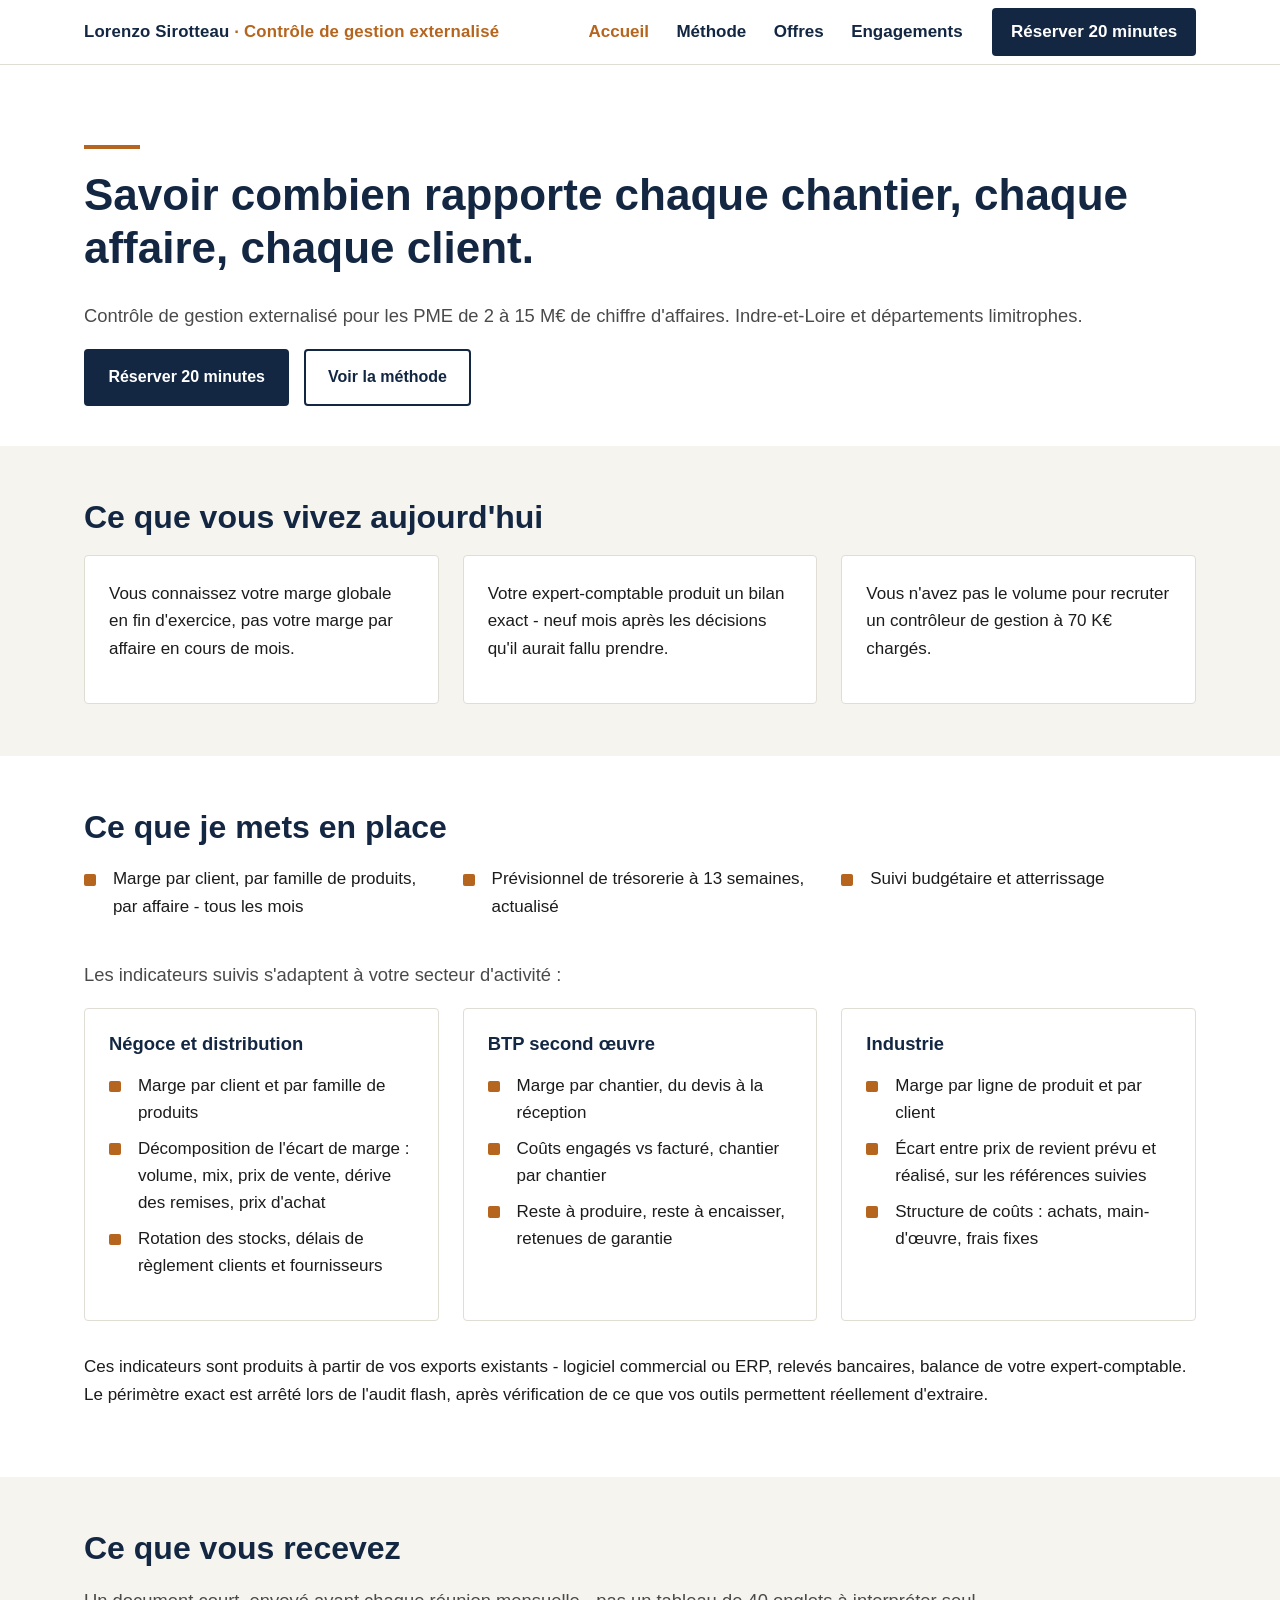
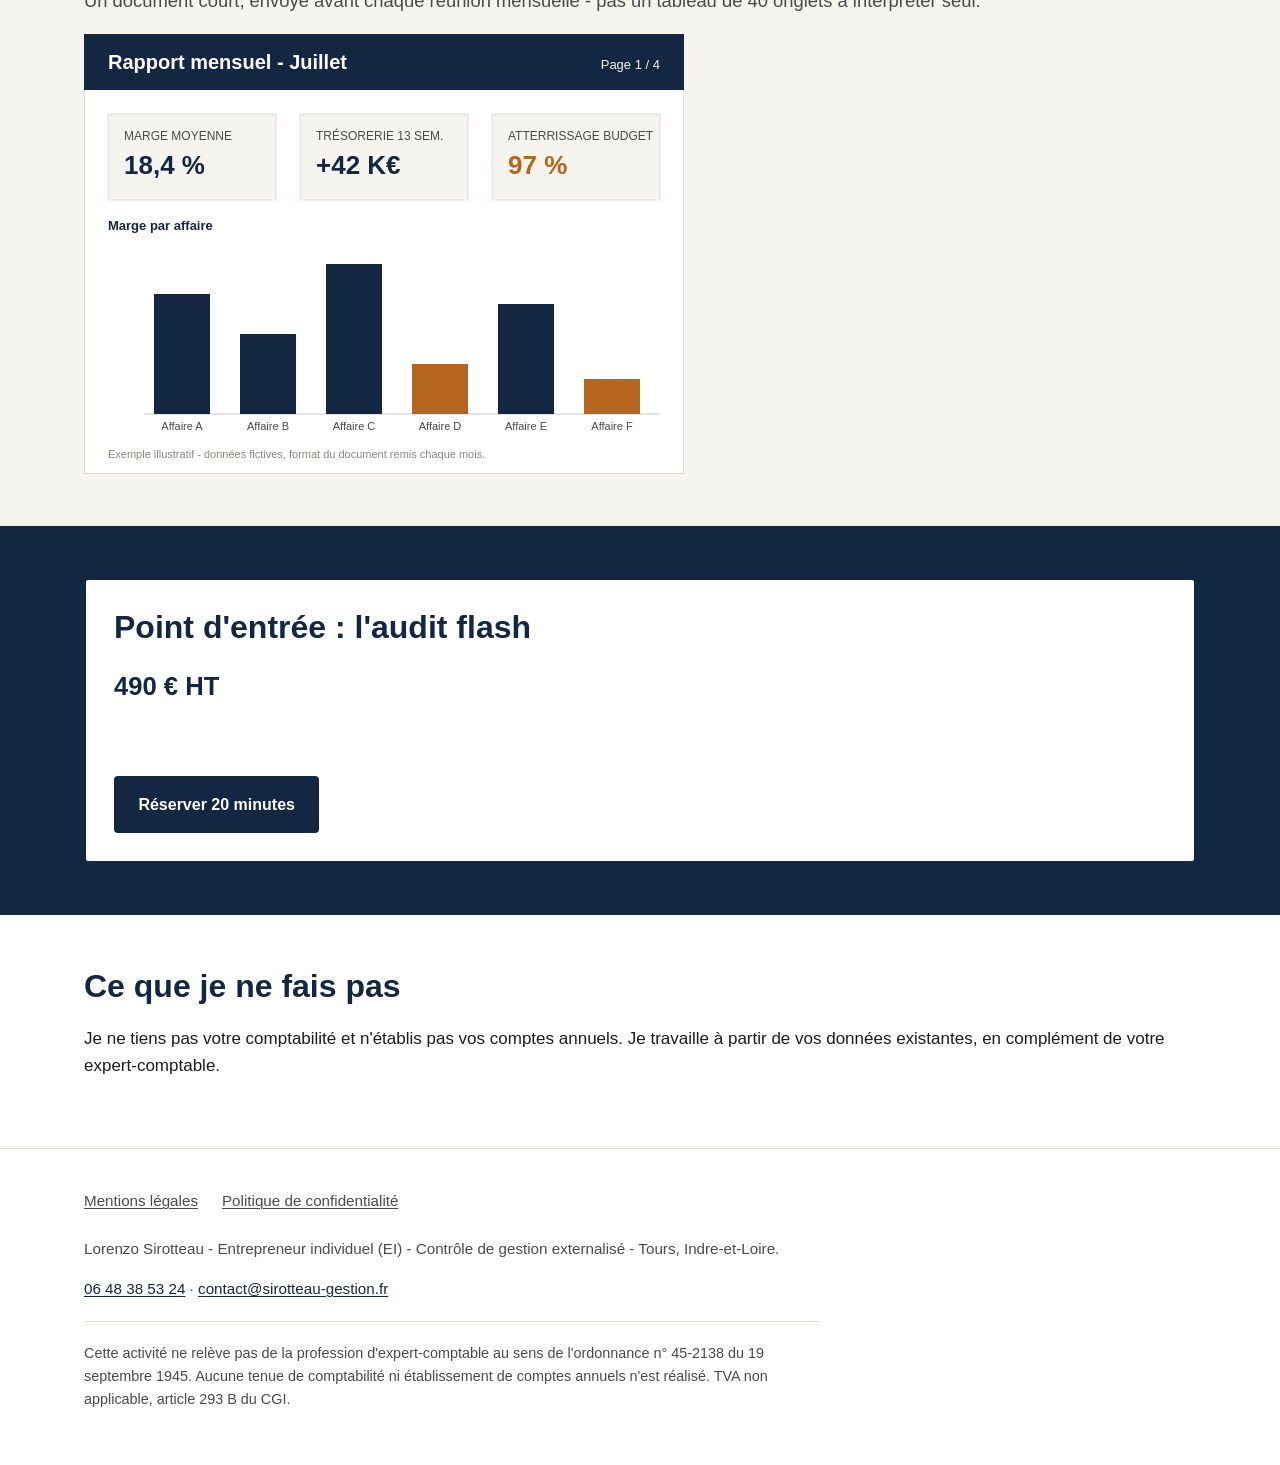
<file: index.html>
<!doctype html>
<html lang="fr">
<head>
<meta charset="utf-8">
<meta name="viewport" content="width=device-width, initial-scale=1">
<title>Contrôle de gestion externalisé à Tours - Lorenzo Sirotteau</title>
<meta name="description" content="Savoir combien rapporte chaque chantier, chaque affaire, chaque client. Contrôle de gestion externalisé pour PME de 2 à 15 M€ de CA, en Indre-et-Loire.">
<link rel="canonical" href="https://sirotteau-gestion.fr/">
<link rel="icon" type="image/svg+xml" href="/assets/img/favicon.svg">
<link rel="stylesheet" href="/assets/css/style.css">

<meta property="og:type" content="website">
<meta property="og:title" content="Contrôle de gestion externalisé à Tours - Lorenzo Sirotteau">
<meta property="og:description" content="Marge par affaire, trésorerie à 13 semaines, suivi budgétaire - pour PME de 2 à 15 M€ de CA en Indre-et-Loire.">
<meta property="og:url" content="https://sirotteau-gestion.fr/">
<meta property="og:locale" content="fr_FR">

<script type="application/ld+json">
{
  "@context": "https://schema.org",
  "@type": "ProfessionalService",
  "name": "Lorenzo Sirotteau - Contrôle de gestion externalisé",
  "url": "https://sirotteau-gestion.fr/",
  "description": "Contrôle de gestion externalisé pour PME de 2 à 15 M€ de chiffre d'affaires : marge par affaire, prévisionnel de trésorerie, suivi budgétaire et atterrissage.",
  "areaServed": { "@type": "AdministrativeArea", "name": "Indre-et-Loire" },
  "founder": { "@type": "Person", "name": "Lorenzo Sirotteau" }
}
</script>
</head>
<body>
<a class="skip-link" href="#main">Aller au contenu</a>

<header class="site-header">
  <div class="container">
    <a href="/" class="logo">Lorenzo Sirotteau <span>· Contrôle de gestion externalisé</span></a>
    <button class="nav-toggle" aria-expanded="false" aria-controls="main-nav">
      <span class="nav-toggle-label"></span>
    </button>
    <nav class="main-nav" id="main-nav" aria-label="Navigation principale">
      <div class="container-inner">
        <ul>
          <li><a href="/" aria-current="page">Accueil</a></li>
          <li><a href="/methode/">Méthode</a></li>
          <li><a href="/offres/">Offres</a></li>
          <li><a href="/engagements/">Engagements</a></li>
        </ul>
        <div class="nav-cta"><a href="/contact/">Réserver 20 minutes</a></div>
      </div>
    </nav>
  </div>
</header>

<main id="main">

  <section class="hero hero-home">
    <div class="container">
      <hr class="accent-rule">
      <h1>Savoir combien rapporte chaque chantier, chaque affaire, chaque client.</h1>
      <p class="lede">Contrôle de gestion externalisé pour les PME de 2 à 15 M€ de chiffre d'affaires. Indre-et-Loire et départements limitrophes.</p>
      <div class="btn-row">
        <a class="btn btn-primary" href="/contact/">Réserver 20 minutes</a>
        <a class="btn btn-secondary" href="/methode/">Voir la méthode</a>
      </div>
    </div>
  </section>

  <section class="band band-alt">
    <div class="container">
      <h2>Ce que vous vivez aujourd'hui</h2>
      <div class="grid-3">
        <div class="card">
          <p class="mt-0">Vous connaissez votre marge globale en fin d'exercice, pas votre marge par affaire en cours de mois.</p>
        </div>
        <div class="card">
          <p class="mt-0">Votre expert-comptable produit un bilan exact - neuf mois après les décisions qu'il aurait fallu prendre.</p>
        </div>
        <div class="card">
          <p class="mt-0">Vous n'avez pas le volume pour recruter un contrôleur de gestion à 70 K€ chargés.</p>
        </div>
      </div>
    </div>
  </section>

  <section class="band">
    <div class="container">
      <h2>Ce que je mets en place</h2>
      <ul class="list-check grid-3" style="list-style:none; padding-left:0;">
        <li>Marge par client, par famille de produits, par affaire - tous les mois</li>
        <li>Prévisionnel de trésorerie à 13 semaines, actualisé</li>
        <li>Suivi budgétaire et atterrissage</li>
      </ul>

      <p class="lede" style="margin-top:2rem;">Les indicateurs suivis s'adaptent à votre secteur d'activité :</p>
      <div class="grid-3">
        <div class="card">
          <h3 class="mt-0">Négoce et distribution</h3>
          <ul class="list-check">
            <li>Marge par client et par famille de produits</li>
            <li>Décomposition de l'écart de marge : volume, mix, prix de vente, dérive des remises, prix d'achat</li>
            <li>Rotation des stocks, délais de règlement clients et fournisseurs</li>
          </ul>
        </div>
        <div class="card">
          <h3 class="mt-0">BTP second œuvre</h3>
          <ul class="list-check">
            <li>Marge par chantier, du devis à la réception</li>
            <li>Coûts engagés vs facturé, chantier par chantier</li>
            <li>Reste à produire, reste à encaisser, retenues de garantie</li>
          </ul>
        </div>
        <div class="card">
          <h3 class="mt-0">Industrie</h3>
          <ul class="list-check">
            <li>Marge par ligne de produit et par client</li>
            <li>Écart entre prix de revient prévu et réalisé, sur les références suivies</li>
            <li>Structure de coûts : achats, main-d'œuvre, frais fixes</li>
          </ul>
        </div>
      </div>

      <p style="margin-top:2rem;">Ces indicateurs sont produits à partir de vos exports existants - logiciel commercial ou ERP, relevés bancaires, balance de votre expert-comptable. Le périmètre exact est arrêté lors de l'audit flash, après vérification de ce que vos outils permettent réellement d'extraire.</p>
    </div>
  </section>

  <section class="band band-alt">
    <div class="container">
      <h2>Ce que vous recevez</h2>
      <p class="lede">Un document court, envoyé avant chaque réunion mensuelle - pas un tableau de 40 onglets à interpréter seul.</p>
      <img src="/assets/img/apercu-rapport.svg" alt="Maquette de la page 1 d'un rapport mensuel : trois indicateurs (marge moyenne, trésorerie à 13 semaines, atterrissage budgétaire) et un graphique de marge par affaire. Exemple illustratif, données fictives." width="600" height="440">
    </div>
  </section>

  <section class="band band-ink">
    <div class="container">
      <div class="callout" style="background:#fff;">
        <h2>Point d'entrée : l'audit flash</h2>
        <p class="price">490 € HT</p>
        <p>Une demi-journée sur site, un document de 4 pages, trois anomalies chiffrées. Déductible intégralement si vous poursuivez.</p>
        <a class="btn btn-primary" href="/contact/">Réserver 20 minutes</a>
      </div>
    </div>
  </section>

  <section class="band">
    <div class="container">
      <h2>Ce que je ne fais pas</h2>
      <p>Je ne tiens pas votre comptabilité et n'établis pas vos comptes annuels. Je travaille à partir de vos données existantes, en complément de votre expert-comptable.</p>
    </div>
  </section>

</main>

<footer class="site-footer">
  <div class="container">
    <nav aria-label="Pages légales">
      <ul>
        <li><a href="/mentions-legales/">Mentions légales</a></li>
        <li><a href="/confidentialite/">Politique de confidentialité</a></li>
      </ul>
    </nav>
    <p>Lorenzo Sirotteau - Entrepreneur individuel (EI) - Contrôle de gestion externalisé - Tours, Indre-et-Loire.</p>
    <p>
      <a href="tel:+33648385324">06 48 38 53 24</a> ·
      <a href="mailto:contact@sirotteau-gestion.fr">contact@sirotteau-gestion.fr</a>
    </p>
    <p class="disclaimer small">Cette activité ne relève pas de la profession d'expert-comptable au sens de l'ordonnance n° 45-2138 du 19 septembre 1945. Aucune tenue de comptabilité ni établissement de comptes annuels n'est réalisé. TVA non applicable, article 293 B du CGI.</p>
  </div>
</footer>

<script src="/assets/js/nav.js"></script>
</body>
</html>
</file>
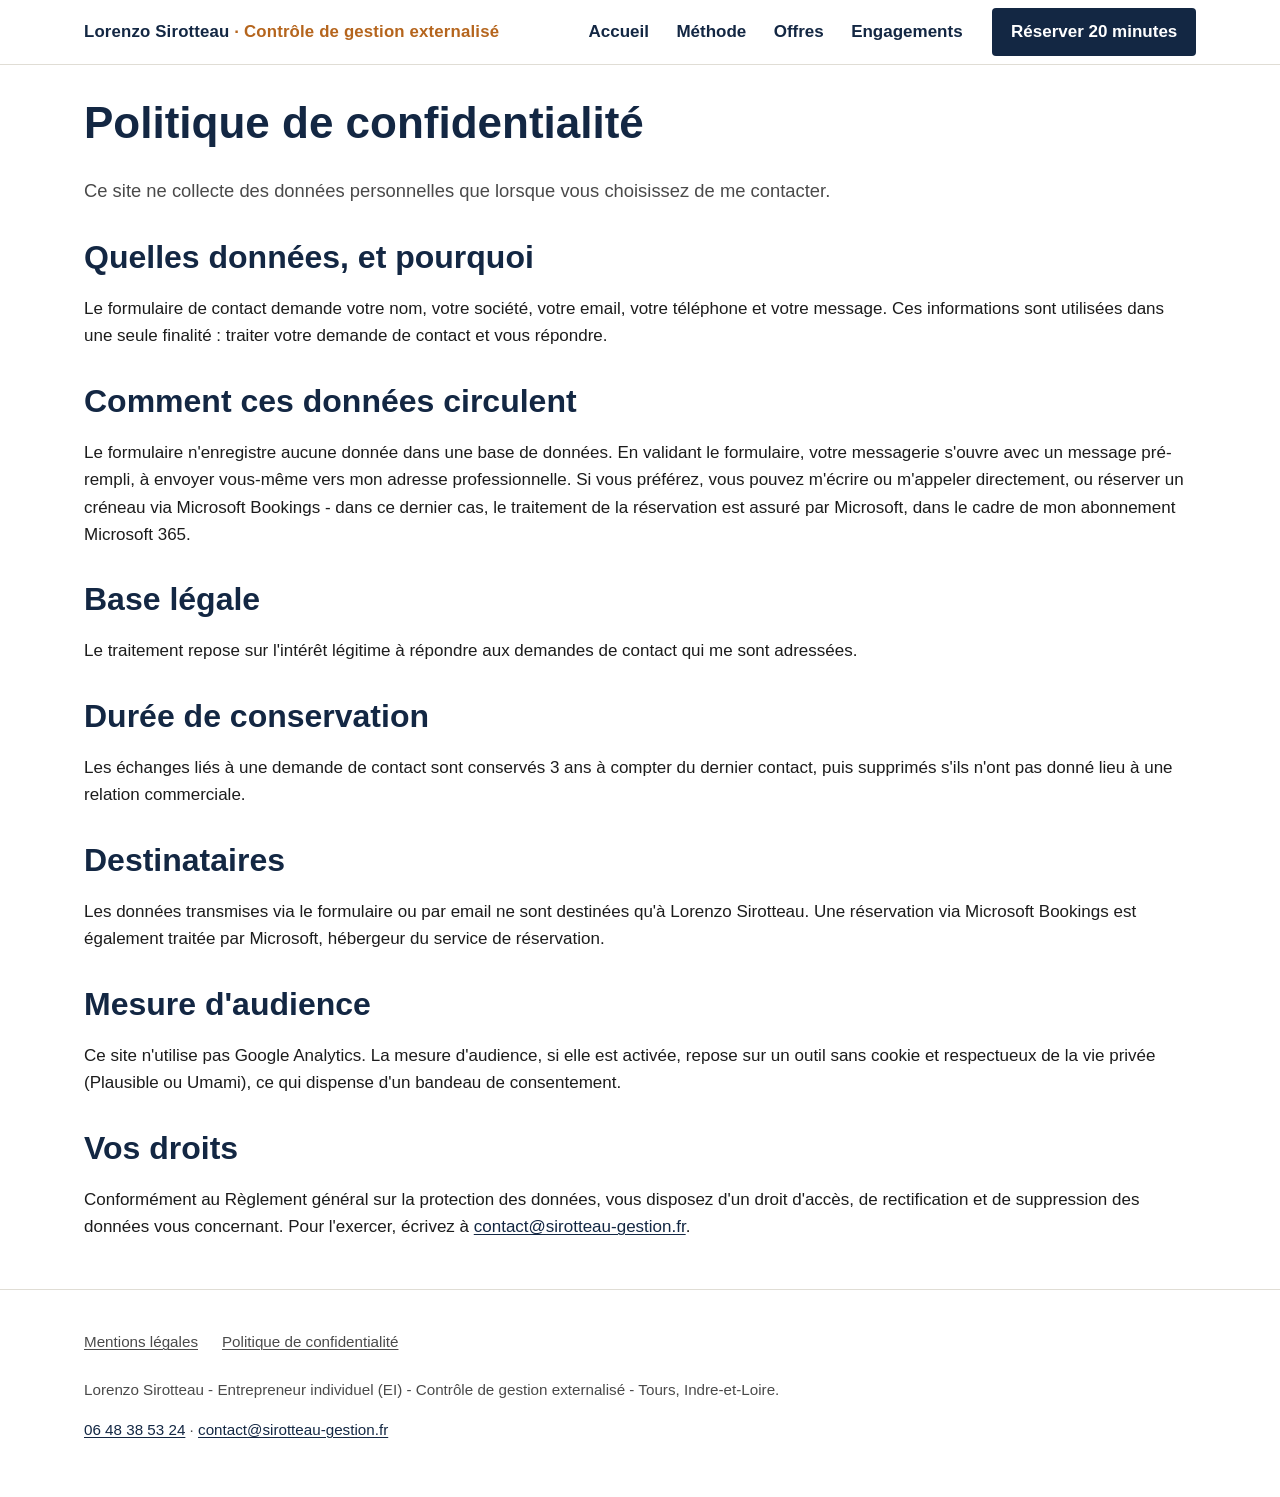
<file: confidentialite/index.html>
<!doctype html>
<html lang="fr">
<head>
<meta charset="utf-8">
<meta name="viewport" content="width=device-width, initial-scale=1">
<title>Politique de confidentialité | Lorenzo Sirotteau</title>
<meta name="description" content="Traitement des données transmises via le formulaire de contact : finalité, durée de conservation, droits d'accès et de suppression.">
<link rel="canonical" href="https://sirotteau-gestion.fr/confidentialite/">
<link rel="icon" type="image/svg+xml" href="/assets/img/favicon.svg">
<link rel="stylesheet" href="/assets/css/style.css">
<meta name="robots" content="noindex">
</head>
<body>
<a class="skip-link" href="#main">Aller au contenu</a>

<header class="site-header">
  <div class="container">
    <a href="/" class="logo">Lorenzo Sirotteau <span>· Contrôle de gestion externalisé</span></a>
    <button class="nav-toggle" aria-expanded="false" aria-controls="main-nav">
      <span class="nav-toggle-label"></span>
    </button>
    <nav class="main-nav" id="main-nav" aria-label="Navigation principale">
      <div class="container-inner">
        <ul>
          <li><a href="/">Accueil</a></li>
          <li><a href="/methode/">Méthode</a></li>
          <li><a href="/offres/">Offres</a></li>
          <li><a href="/engagements/">Engagements</a></li>
        </ul>
        <div class="nav-cta"><a href="/contact/">Réserver 20 minutes</a></div>
      </div>
    </nav>
  </div>
</header>

<main id="main">
  <section class="band band-tight">
    <div class="container legal">
      <h1>Politique de confidentialité</h1>
      <p class="lede">Ce site ne collecte des données personnelles que lorsque vous choisissez de me contacter.</p>

      <h2>Quelles données, et pourquoi</h2>
      <p>Le formulaire de contact demande votre nom, votre société, votre email, votre téléphone et votre message. Ces informations sont utilisées dans une seule finalité : traiter votre demande de contact et vous répondre.</p>

      <h2>Comment ces données circulent</h2>
      <p>Le formulaire n'enregistre aucune donnée dans une base de données. En validant le formulaire, votre messagerie s'ouvre avec un message pré-rempli, à envoyer vous-même vers mon adresse professionnelle. Si vous préférez, vous pouvez m'écrire ou m'appeler directement, ou réserver un créneau via Microsoft Bookings - dans ce dernier cas, le traitement de la réservation est assuré par Microsoft, dans le cadre de mon abonnement Microsoft 365.</p>

      <h2>Base légale</h2>
      <p>Le traitement repose sur l'intérêt légitime à répondre aux demandes de contact qui me sont adressées.</p>

      <h2>Durée de conservation</h2>
      <p>Les échanges liés à une demande de contact sont conservés 3 ans à compter du dernier contact, puis supprimés s'ils n'ont pas donné lieu à une relation commerciale.</p>

      <h2>Destinataires</h2>
      <p>Les données transmises via le formulaire ou par email ne sont destinées qu'à Lorenzo Sirotteau. Une réservation via Microsoft Bookings est également traitée par Microsoft, hébergeur du service de réservation.</p>

      <h2>Mesure d'audience</h2>
      <p>Ce site n'utilise pas Google Analytics. La mesure d'audience, si elle est activée, repose sur un outil sans cookie et respectueux de la vie privée (Plausible ou Umami), ce qui dispense d'un bandeau de consentement.</p>

      <h2>Vos droits</h2>
      <p>Conformément au Règlement général sur la protection des données, vous disposez d'un droit d'accès, de rectification et de suppression des données vous concernant. Pour l'exercer, écrivez à <a href="mailto:contact@sirotteau-gestion.fr">contact@sirotteau-gestion.fr</a>.</p>
    </div>
  </section>
</main>

<footer class="site-footer">
  <div class="container">
    <nav aria-label="Pages légales">
      <ul>
        <li><a href="/mentions-legales/">Mentions légales</a></li>
        <li><a href="/confidentialite/">Politique de confidentialité</a></li>
      </ul>
    </nav>
    <p>Lorenzo Sirotteau - Entrepreneur individuel (EI) - Contrôle de gestion externalisé - Tours, Indre-et-Loire.</p>
    <p>
      <a href="tel:+33648385324">06 48 38 53 24</a> ·
      <a href="mailto:contact@sirotteau-gestion.fr">contact@sirotteau-gestion.fr</a>
    </p>
  </div>
</footer>

<script src="/assets/js/nav.js"></script>
</body>
</html>
</file>
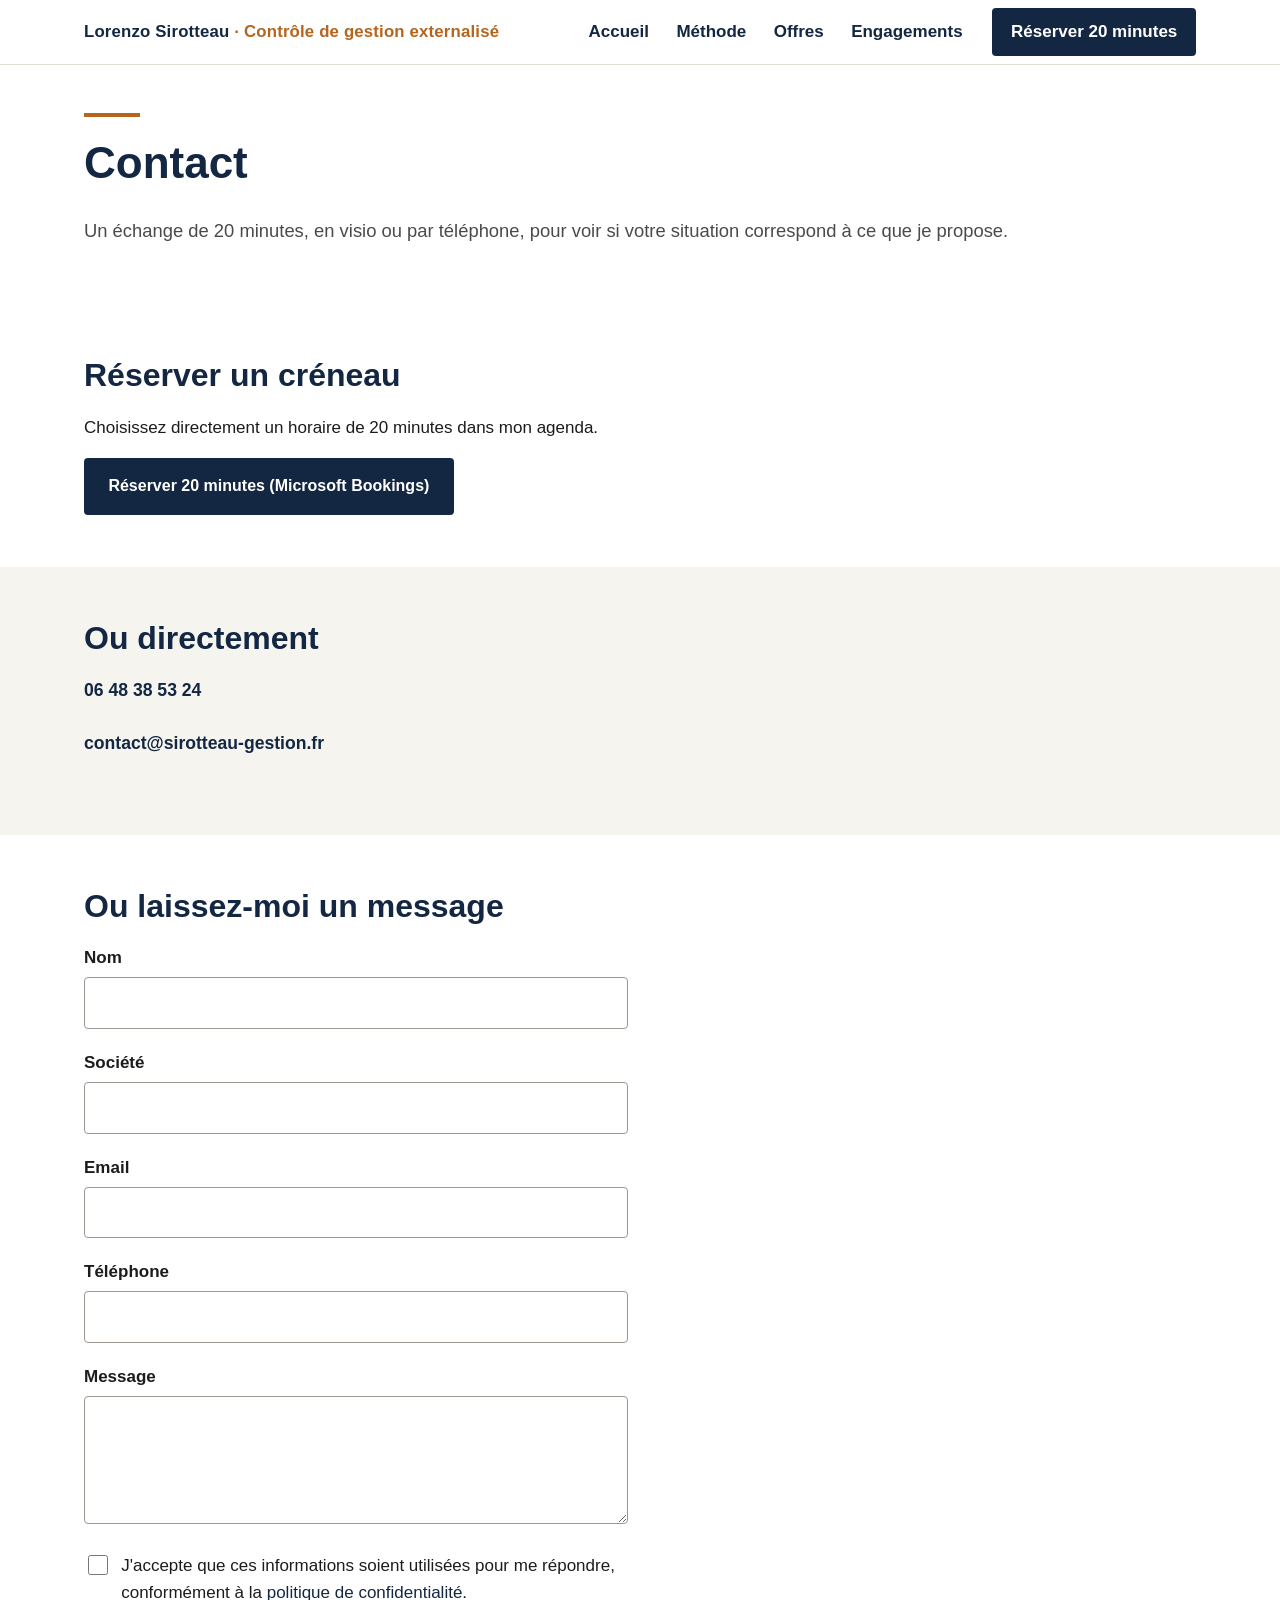
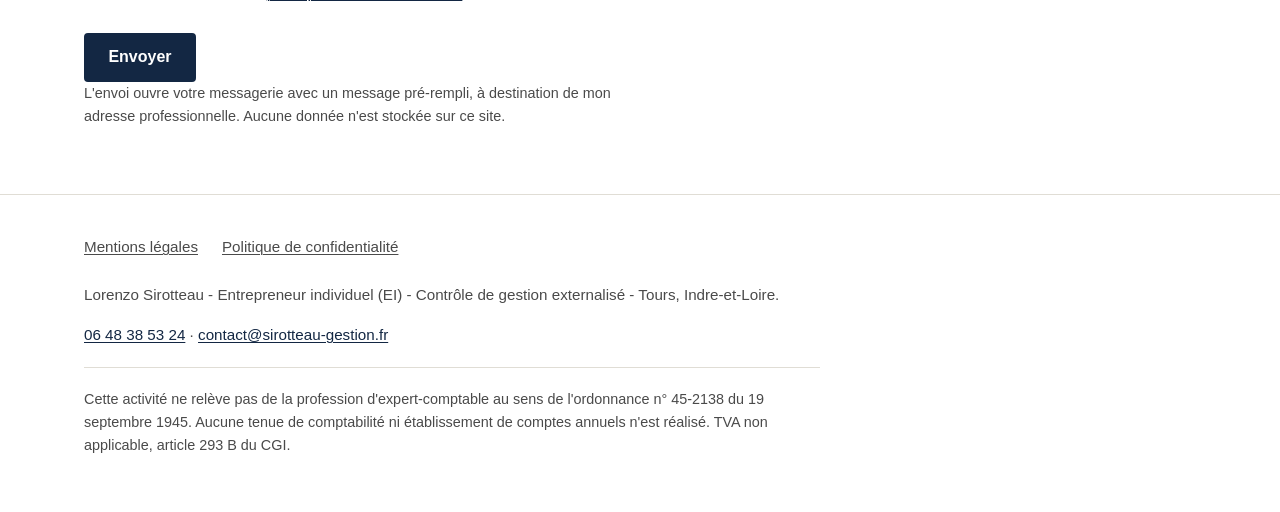
<file: contact/index.html>
<!doctype html>
<html lang="fr">
<head>
<meta charset="utf-8">
<meta name="viewport" content="width=device-width, initial-scale=1">
<title>Contact - Réserver 20 minutes | Lorenzo Sirotteau</title>
<meta name="description" content="Réservez un créneau de 20 minutes en visio ou par téléphone, ou écrivez-moi directement. Contrôle de gestion externalisé, Tours et Indre-et-Loire.">
<link rel="canonical" href="https://sirotteau-gestion.fr/contact/">
<link rel="icon" type="image/svg+xml" href="/assets/img/favicon.svg">
<link rel="stylesheet" href="/assets/css/style.css">

<meta property="og:type" content="website">
<meta property="og:title" content="Contact - Lorenzo Sirotteau">
<meta property="og:description" content="Réservez un créneau de 20 minutes, en visio ou par téléphone.">
<meta property="og:url" content="https://sirotteau-gestion.fr/contact/">
<meta property="og:locale" content="fr_FR">
</head>
<body>
<a class="skip-link" href="#main">Aller au contenu</a>

<header class="site-header">
  <div class="container">
    <a href="/" class="logo">Lorenzo Sirotteau <span>· Contrôle de gestion externalisé</span></a>
    <button class="nav-toggle" aria-expanded="false" aria-controls="main-nav">
      <span class="nav-toggle-label"></span>
    </button>
    <nav class="main-nav" id="main-nav" aria-label="Navigation principale">
      <div class="container-inner">
        <ul>
          <li><a href="/">Accueil</a></li>
          <li><a href="/methode/">Méthode</a></li>
          <li><a href="/offres/">Offres</a></li>
          <li><a href="/engagements/">Engagements</a></li>
        </ul>
        <div class="nav-cta"><a href="/contact/" aria-current="page">Réserver 20 minutes</a></div>
      </div>
    </nav>
  </div>
</header>

<main id="main">

  <section class="hero band-tight">
    <div class="container">
      <hr class="accent-rule">
      <h1>Contact</h1>
      <p class="lede">Un échange de 20 minutes, en visio ou par téléphone, pour voir si votre situation correspond à ce que je propose.</p>
    </div>
  </section>

  <section class="band" id="reservation">
    <div class="container">
      <h2>Réserver un créneau</h2>
      <p>Choisissez directement un horaire de 20 minutes dans mon agenda.</p>
      <a class="btn btn-primary" href="https://outlook.office.com/book/LorenzoSirotteauContrledegestionexternalis@sirotteau-gestion.fr/?ismsaljsauthenabled" rel="noopener">Réserver 20 minutes (Microsoft Bookings)</a>
    </div>
  </section>

  <section class="band band-alt">
    <div class="container">
      <h2>Ou directement</h2>
      <ul class="contact-methods">
        <li>
          <a href="tel:+33648385324">06 48 38 53 24</a>
        </li>
        <li>
          <a href="mailto:contact@sirotteau-gestion.fr">contact@sirotteau-gestion.fr</a>
        </li>
      </ul>
    </div>
  </section>

  <section class="band">
    <div class="container">
      <h2>Ou laissez-moi un message</h2>
      <form class="contact-form" id="contact-form" data-to="contact@sirotteau-gestion.fr">
        <div class="field">
          <label for="nom">Nom</label>
          <input type="text" id="nom" name="nom" autocomplete="name" required>
        </div>
        <div class="field">
          <label for="societe">Société</label>
          <input type="text" id="societe" name="societe" autocomplete="organization" required>
        </div>
        <div class="field">
          <label for="email">Email</label>
          <input type="email" id="email" name="email" autocomplete="email" required>
        </div>
        <div class="field">
          <label for="telephone">Téléphone</label>
          <input type="tel" id="telephone" name="telephone" autocomplete="tel">
        </div>
        <div class="field">
          <label for="message">Message</label>
          <textarea id="message" name="message" required></textarea>
        </div>
        <div class="field field-checkbox">
          <input type="checkbox" id="consentement" name="consentement" required>
          <label for="consentement">J'accepte que ces informations soient utilisées pour me répondre, conformément à la <a href="/confidentialite/">politique de confidentialité</a>.</label>
        </div>
        <button class="btn btn-primary" type="submit">Envoyer</button>
        <p class="form-note">L'envoi ouvre votre messagerie avec un message pré-rempli, à destination de mon adresse professionnelle. Aucune donnée n'est stockée sur ce site.</p>
      </form>
    </div>
  </section>

</main>

<footer class="site-footer">
  <div class="container">
    <nav aria-label="Pages légales">
      <ul>
        <li><a href="/mentions-legales/">Mentions légales</a></li>
        <li><a href="/confidentialite/">Politique de confidentialité</a></li>
      </ul>
    </nav>
    <p>Lorenzo Sirotteau - Entrepreneur individuel (EI) - Contrôle de gestion externalisé - Tours, Indre-et-Loire.</p>
    <p>
      <a href="tel:+33648385324">06 48 38 53 24</a> ·
      <a href="mailto:contact@sirotteau-gestion.fr">contact@sirotteau-gestion.fr</a>
    </p>
    <p class="disclaimer small">Cette activité ne relève pas de la profession d'expert-comptable au sens de l'ordonnance n° 45-2138 du 19 septembre 1945. Aucune tenue de comptabilité ni établissement de comptes annuels n'est réalisé. TVA non applicable, article 293 B du CGI.</p>
  </div>
</footer>

<script src="/assets/js/nav.js"></script>
<script src="/assets/js/contact.js"></script>
</body>
</html>
</file>
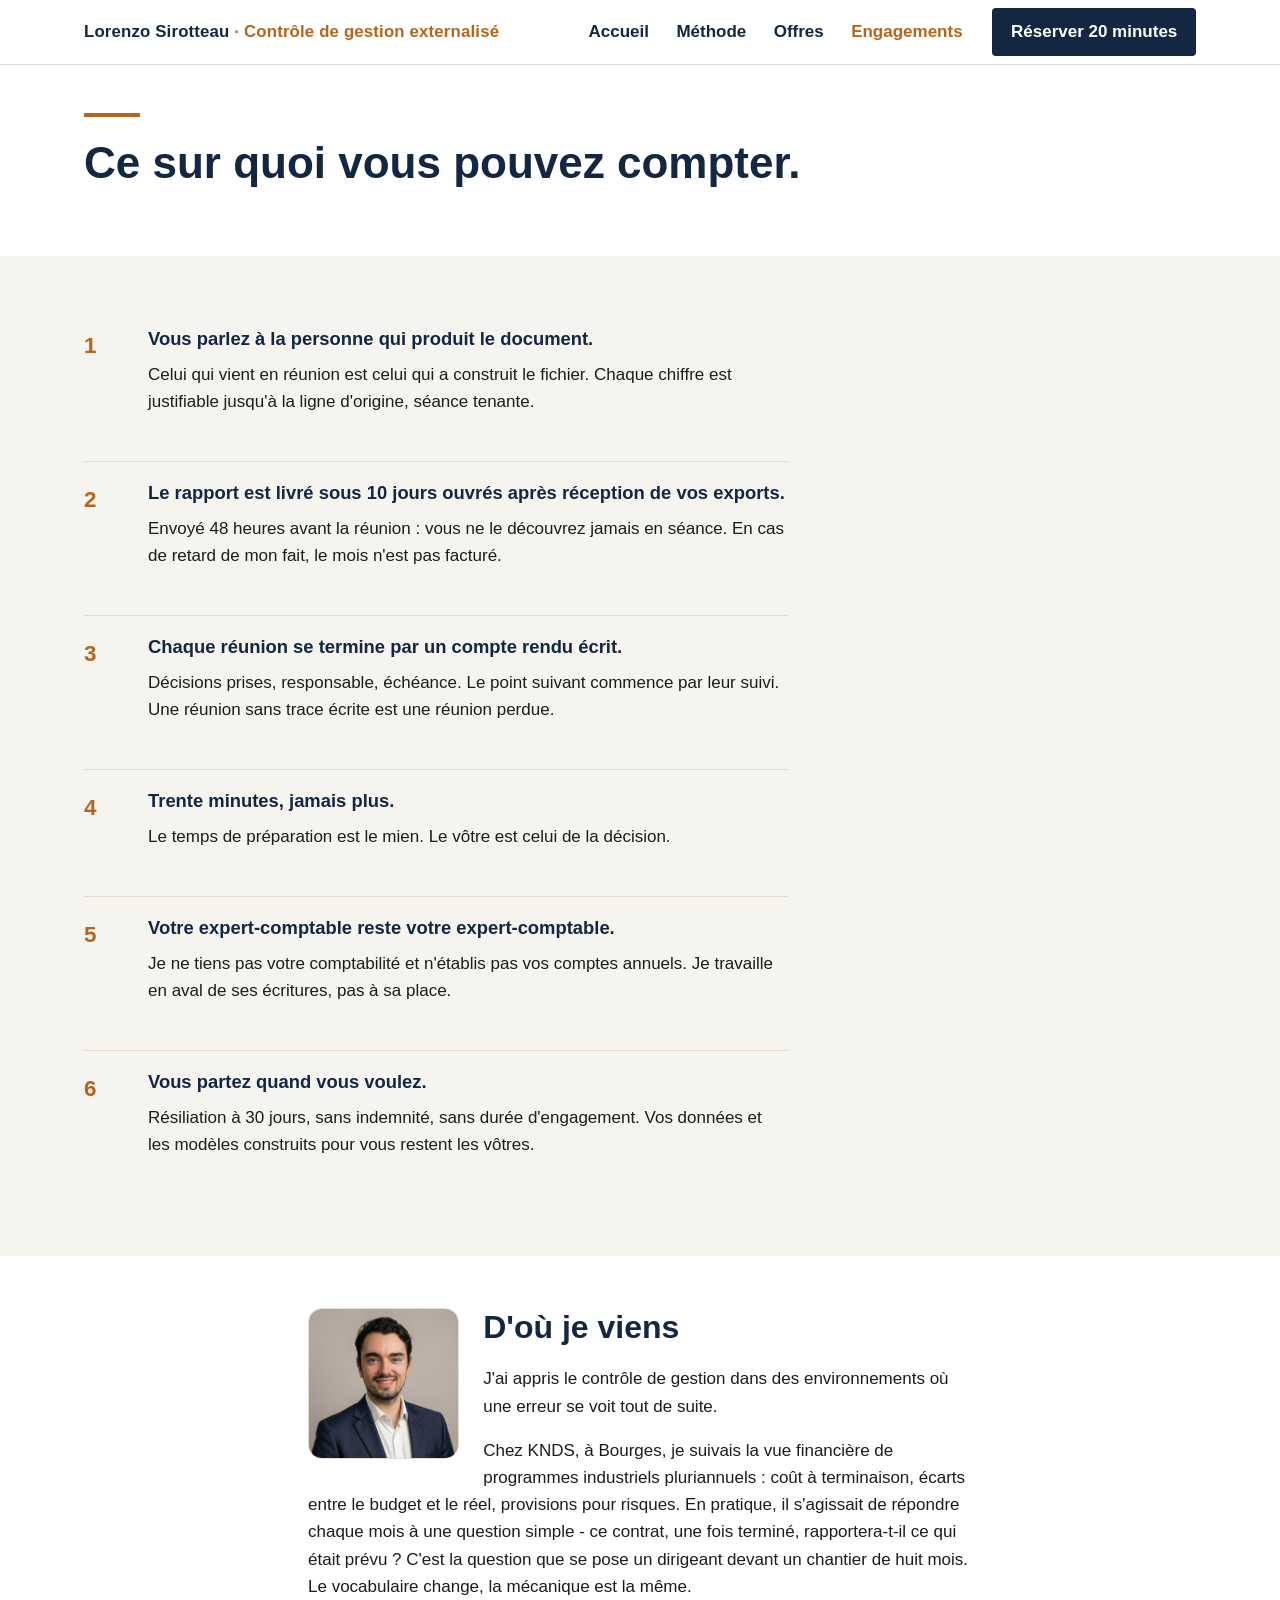
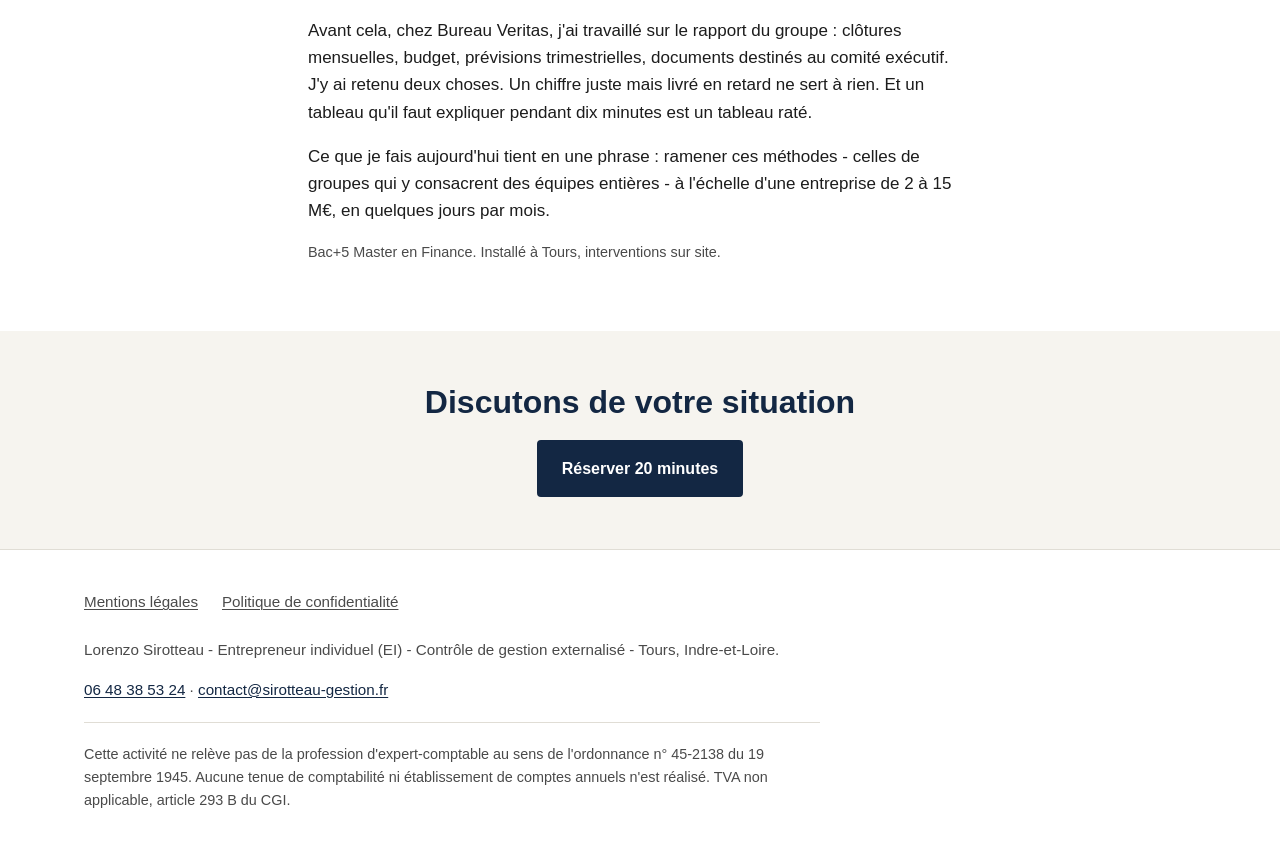
<file: engagements/index.html>
<!doctype html>
<html lang="fr">
<head>
<meta charset="utf-8">
<meta name="viewport" content="width=device-width, initial-scale=1">
<title>Mes engagements - Lorenzo Sirotteau, contrôle de gestion externalisé</title>
<meta name="description" content="Six engagements concrets, et le parcours qui les explique : contrôle de gestion chez KNDS et Bureau Veritas. Installé à Tours, interventions sur site.">
<link rel="canonical" href="https://sirotteau-gestion.fr/engagements/">
<link rel="icon" type="image/svg+xml" href="/assets/img/favicon.svg">
<link rel="stylesheet" href="/assets/css/style.css">

<meta property="og:type" content="profile">
<meta property="og:title" content="Mes engagements - Lorenzo Sirotteau">
<meta property="og:description" content="Ce sur quoi vous pouvez compter : six engagements concrets, et le parcours qui les explique.">
<meta property="og:url" content="https://sirotteau-gestion.fr/engagements/">
<meta property="og:locale" content="fr_FR">
</head>
<body>
<a class="skip-link" href="#main">Aller au contenu</a>

<header class="site-header">
  <div class="container">
    <a href="/" class="logo">Lorenzo Sirotteau <span>· Contrôle de gestion externalisé</span></a>
    <button class="nav-toggle" aria-expanded="false" aria-controls="main-nav">
      <span class="nav-toggle-label"></span>
    </button>
    <nav class="main-nav" id="main-nav" aria-label="Navigation principale">
      <div class="container-inner">
        <ul>
          <li><a href="/">Accueil</a></li>
          <li><a href="/methode/">Méthode</a></li>
          <li><a href="/offres/">Offres</a></li>
          <li><a href="/engagements/" aria-current="page">Engagements</a></li>
        </ul>
        <div class="nav-cta"><a href="/contact/">Réserver 20 minutes</a></div>
      </div>
    </nav>
  </div>
</header>

<main id="main">

  <section class="hero band-tight">
    <div class="container">
      <hr class="accent-rule">
      <h1>Ce sur quoi vous pouvez compter.</h1>
    </div>
  </section>

  <section class="band band-alt">
    <div class="container">
      <ol class="step-list" style="max-width:44rem;">
        <li>
          <div>
            <h3>Vous parlez à la personne qui produit le document.</h3>
            <p>Celui qui vient en réunion est celui qui a construit le fichier. Chaque chiffre est justifiable jusqu'à la ligne d'origine, séance tenante.</p>
          </div>
        </li>
        <li>
          <div>
            <h3>Le rapport est livré sous 10 jours ouvrés après réception de vos exports.</h3>
            <p>Envoyé 48 heures avant la réunion : vous ne le découvrez jamais en séance. En cas de retard de mon fait, le mois n'est pas facturé.</p>
          </div>
        </li>
        <li>
          <div>
            <h3>Chaque réunion se termine par un compte rendu écrit.</h3>
            <p>Décisions prises, responsable, échéance. Le point suivant commence par leur suivi. Une réunion sans trace écrite est une réunion perdue.</p>
          </div>
        </li>
        <li>
          <div>
            <h3>Trente minutes, jamais plus.</h3>
            <p>Le temps de préparation est le mien. Le vôtre est celui de la décision.</p>
          </div>
        </li>
        <li>
          <div>
            <h3>Votre expert-comptable reste votre expert-comptable.</h3>
            <p>Je ne tiens pas votre comptabilité et n'établis pas vos comptes annuels. Je travaille en aval de ses écritures, pas à sa place.</p>
          </div>
        </li>
        <li>
          <div>
            <h3>Vous partez quand vous voulez.</h3>
            <p>Résiliation à 30 jours, sans indemnité, sans durée d'engagement. Vos données et les modèles construits pour vous restent les vôtres.</p>
          </div>
        </li>
      </ol>
    </div>
  </section>

  <section class="band">
    <div class="container" style="max-width:44rem; overflow:auto;">
      <img class="portrait" src="/assets/img/lorenzo-sirotteau.jpg" alt="Lorenzo Sirotteau" width="640" height="640" style="float:left; margin:0 1.5rem 1rem 0;">
      <h2 class="mt-0">D'où je viens</h2>
      <p>J'ai appris le contrôle de gestion dans des environnements où une erreur se voit tout de suite.</p>
      <p>Chez KNDS, à Bourges, je suivais la vue financière de programmes industriels pluriannuels : coût à terminaison, écarts entre le budget et le réel, provisions pour risques. En pratique, il s'agissait de répondre chaque mois à une question simple - ce contrat, une fois terminé, rapportera-t-il ce qui était prévu ? C'est la question que se pose un dirigeant devant un chantier de huit mois. Le vocabulaire change, la mécanique est la même.</p>
      <p>Avant cela, chez Bureau Veritas, j'ai travaillé sur le rapport du groupe : clôtures mensuelles, budget, prévisions trimestrielles, documents destinés au comité exécutif. J'y ai retenu deux choses. Un chiffre juste mais livré en retard ne sert à rien. Et un tableau qu'il faut expliquer pendant dix minutes est un tableau raté.</p>
      <p>Ce que je fais aujourd'hui tient en une phrase : ramener ces méthodes - celles de groupes qui y consacrent des équipes entières - à l'échelle d'une entreprise de 2 à 15 M€, en quelques jours par mois.</p>
      <p class="small">Bac+5 Master en Finance. Installé à Tours, interventions sur site.</p>
    </div>
  </section>

  <section class="band band-alt text-center">
    <div class="container">
      <h2>Discutons de votre situation</h2>
      <a class="btn btn-primary" href="/contact/">Réserver 20 minutes</a>
    </div>
  </section>

</main>

<footer class="site-footer">
  <div class="container">
    <nav aria-label="Pages légales">
      <ul>
        <li><a href="/mentions-legales/">Mentions légales</a></li>
        <li><a href="/confidentialite/">Politique de confidentialité</a></li>
      </ul>
    </nav>
    <p>Lorenzo Sirotteau - Entrepreneur individuel (EI) - Contrôle de gestion externalisé - Tours, Indre-et-Loire.</p>
    <p>
      <a href="tel:+33648385324">06 48 38 53 24</a> ·
      <a href="mailto:contact@sirotteau-gestion.fr">contact@sirotteau-gestion.fr</a>
    </p>
    <p class="disclaimer small">Cette activité ne relève pas de la profession d'expert-comptable au sens de l'ordonnance n° 45-2138 du 19 septembre 1945. Aucune tenue de comptabilité ni établissement de comptes annuels n'est réalisé. TVA non applicable, article 293 B du CGI.</p>
  </div>
</footer>

<script src="/assets/js/nav.js"></script>
</body>
</html>
</file>
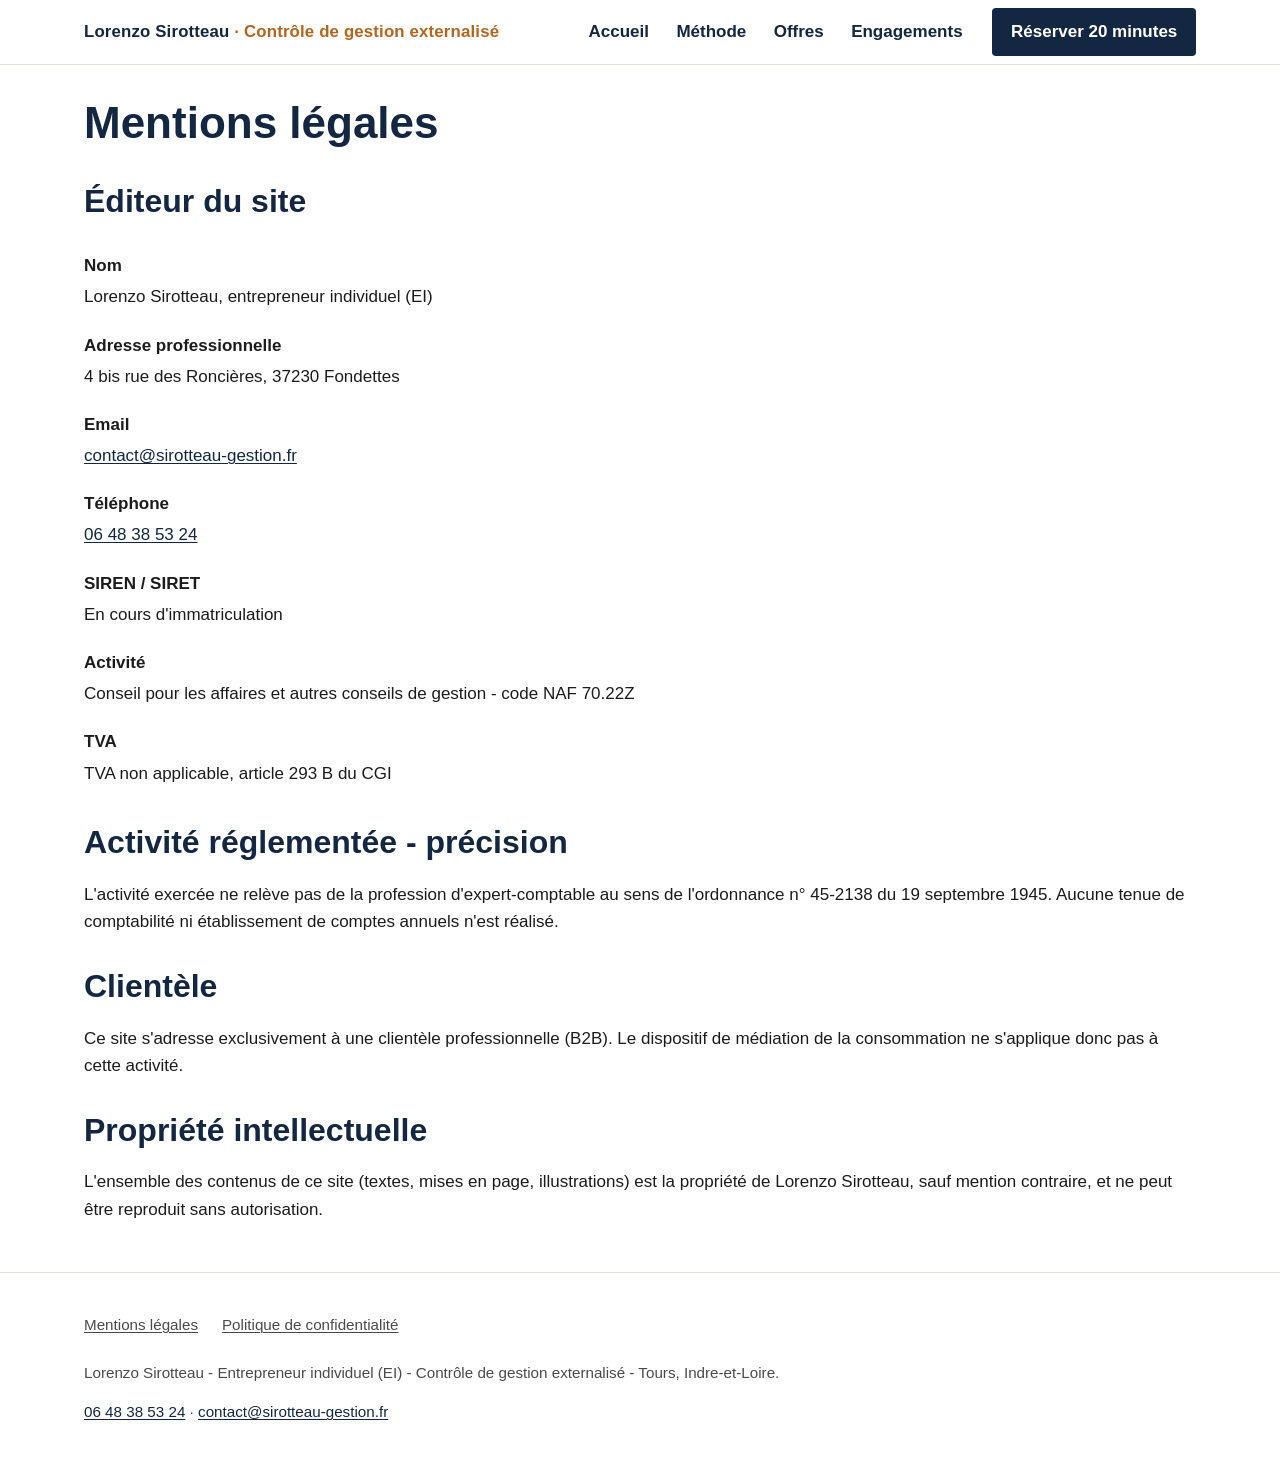
<file: mentions-legales/index.html>
<!doctype html>
<html lang="fr">
<head>
<meta charset="utf-8">
<meta name="viewport" content="width=device-width, initial-scale=1">
<title>Mentions légales | Lorenzo Sirotteau</title>
<meta name="description" content="Mentions légales du site sirotteau-gestion.fr - éditeur, coordonnées et activité.">
<link rel="canonical" href="https://sirotteau-gestion.fr/mentions-legales/">
<link rel="icon" type="image/svg+xml" href="/assets/img/favicon.svg">
<link rel="stylesheet" href="/assets/css/style.css">
<meta name="robots" content="noindex">
</head>
<body>
<a class="skip-link" href="#main">Aller au contenu</a>

<header class="site-header">
  <div class="container">
    <a href="/" class="logo">Lorenzo Sirotteau <span>· Contrôle de gestion externalisé</span></a>
    <button class="nav-toggle" aria-expanded="false" aria-controls="main-nav">
      <span class="nav-toggle-label"></span>
    </button>
    <nav class="main-nav" id="main-nav" aria-label="Navigation principale">
      <div class="container-inner">
        <ul>
          <li><a href="/">Accueil</a></li>
          <li><a href="/methode/">Méthode</a></li>
          <li><a href="/offres/">Offres</a></li>
          <li><a href="/engagements/">Engagements</a></li>
        </ul>
        <div class="nav-cta"><a href="/contact/">Réserver 20 minutes</a></div>
      </div>
    </nav>
  </div>
</header>

<main id="main">
  <section class="band band-tight">
    <div class="container legal">
      <h1>Mentions légales</h1>

      <h2>Éditeur du site</h2>
      <dl>
        <dt>Nom</dt>
        <dd>Lorenzo Sirotteau, entrepreneur individuel (EI)</dd>

        <dt>Adresse professionnelle</dt>
        <dd>4 bis rue des Roncières, 37230 Fondettes</dd>

        <dt>Email</dt>
        <dd><a href="mailto:contact@sirotteau-gestion.fr">contact@sirotteau-gestion.fr</a></dd>

        <dt>Téléphone</dt>
        <dd><a href="tel:+33648385324">06 48 38 53 24</a></dd>

        <dt>SIREN / SIRET</dt>
        <dd>En cours d'immatriculation</dd>

        <dt>Activité</dt>
        <dd>Conseil pour les affaires et autres conseils de gestion - code NAF 70.22Z</dd>

        <dt>TVA</dt>
        <dd>TVA non applicable, article 293 B du CGI</dd>
      </dl>

      <h2>Activité réglementée - précision</h2>
      <p>L'activité exercée ne relève pas de la profession d'expert-comptable au sens de l'ordonnance n° 45-2138 du 19 septembre 1945. Aucune tenue de comptabilité ni établissement de comptes annuels n'est réalisé.</p>

      <h2>Clientèle</h2>
      <p>Ce site s'adresse exclusivement à une clientèle professionnelle (B2B). Le dispositif de médiation de la consommation ne s'applique donc pas à cette activité.</p>

      <h2>Propriété intellectuelle</h2>
      <p>L'ensemble des contenus de ce site (textes, mises en page, illustrations) est la propriété de Lorenzo Sirotteau, sauf mention contraire, et ne peut être reproduit sans autorisation.</p>
    </div>
  </section>
</main>

<footer class="site-footer">
  <div class="container">
    <nav aria-label="Pages légales">
      <ul>
        <li><a href="/mentions-legales/">Mentions légales</a></li>
        <li><a href="/confidentialite/">Politique de confidentialité</a></li>
      </ul>
    </nav>
    <p>Lorenzo Sirotteau - Entrepreneur individuel (EI) - Contrôle de gestion externalisé - Tours, Indre-et-Loire.</p>
    <p>
      <a href="tel:+33648385324">06 48 38 53 24</a> ·
      <a href="mailto:contact@sirotteau-gestion.fr">contact@sirotteau-gestion.fr</a>
    </p>
  </div>
</footer>

<script src="/assets/js/nav.js"></script>
</body>
</html>
</file>
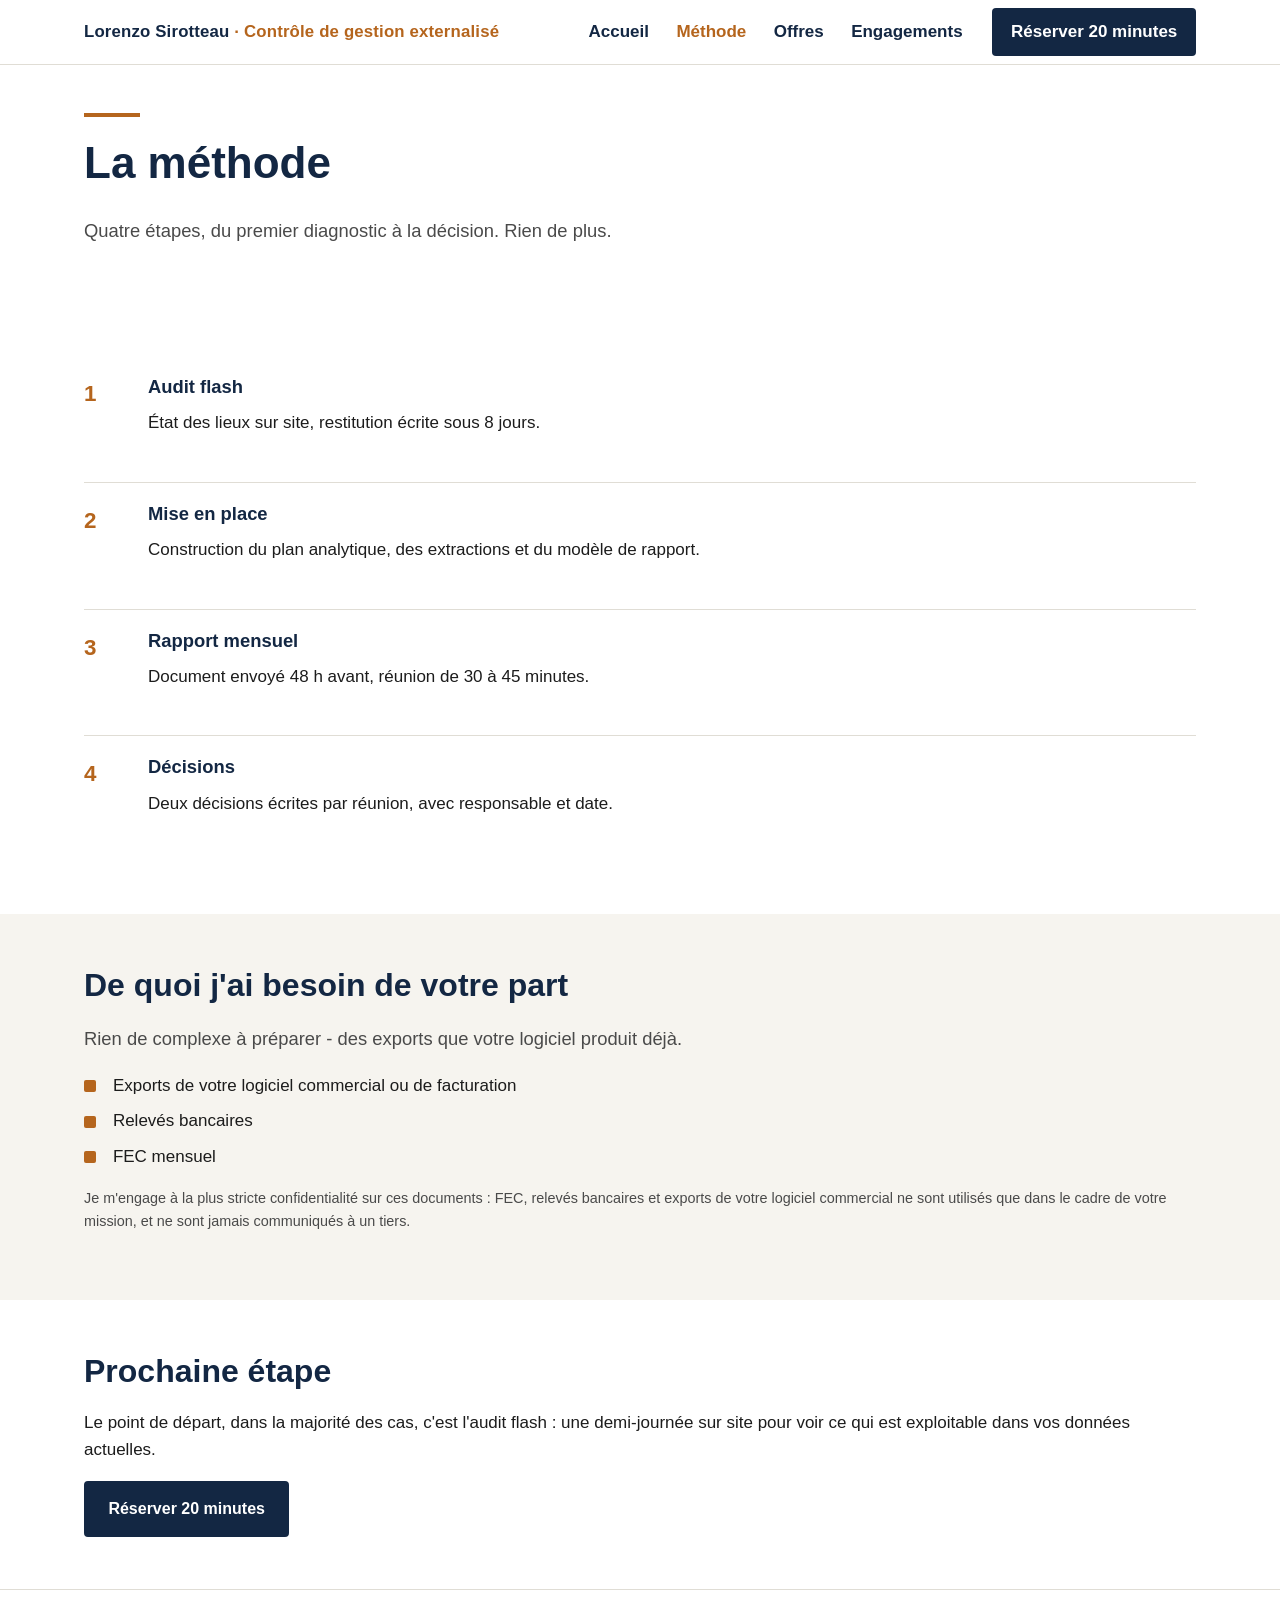
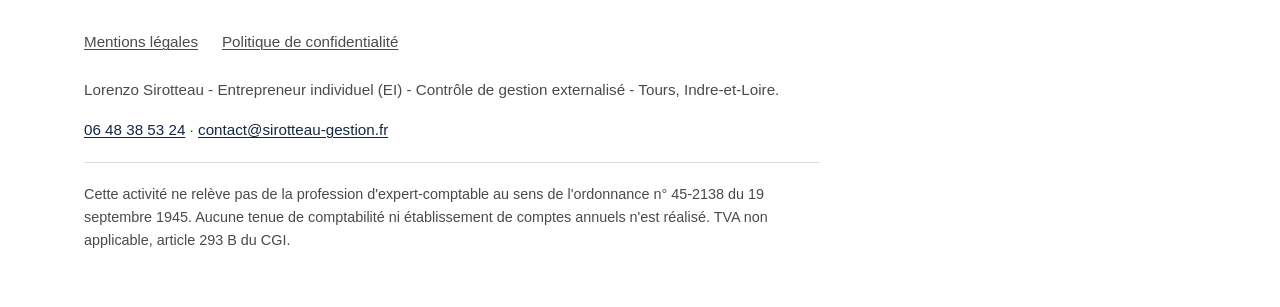
<file: methode/index.html>
<!doctype html>
<html lang="fr">
<head>
<meta charset="utf-8">
<meta name="viewport" content="width=device-width, initial-scale=1">
<title>Méthode - Comment se déroule l'intervention | Lorenzo Sirotteau</title>
<meta name="description" content="Audit flash, mise en place, rapport mensuel, décisions : les quatre étapes d'une mission de contrôle de gestion externalisé, et ce dont j'ai besoin de votre part.">
<link rel="canonical" href="https://sirotteau-gestion.fr/methode/">
<link rel="icon" type="image/svg+xml" href="/assets/img/favicon.svg">
<link rel="stylesheet" href="/assets/css/style.css">

<meta property="og:type" content="website">
<meta property="og:title" content="Méthode - Lorenzo Sirotteau, contrôle de gestion externalisé">
<meta property="og:description" content="Quatre étapes : audit flash, mise en place, rapport mensuel, décisions.">
<meta property="og:url" content="https://sirotteau-gestion.fr/methode/">
<meta property="og:locale" content="fr_FR">

<script type="application/ld+json">
{
  "@context": "https://schema.org",
  "@type": "ProfessionalService",
  "name": "Lorenzo Sirotteau - Contrôle de gestion externalisé",
  "url": "https://sirotteau-gestion.fr/",
  "areaServed": { "@type": "AdministrativeArea", "name": "Indre-et-Loire" }
}
</script>
</head>
<body>
<a class="skip-link" href="#main">Aller au contenu</a>

<header class="site-header">
  <div class="container">
    <a href="/" class="logo">Lorenzo Sirotteau <span>· Contrôle de gestion externalisé</span></a>
    <button class="nav-toggle" aria-expanded="false" aria-controls="main-nav">
      <span class="nav-toggle-label"></span>
    </button>
    <nav class="main-nav" id="main-nav" aria-label="Navigation principale">
      <div class="container-inner">
        <ul>
          <li><a href="/">Accueil</a></li>
          <li><a href="/methode/" aria-current="page">Méthode</a></li>
          <li><a href="/offres/">Offres</a></li>
          <li><a href="/engagements/">Engagements</a></li>
        </ul>
        <div class="nav-cta"><a href="/contact/">Réserver 20 minutes</a></div>
      </div>
    </nav>
  </div>
</header>

<main id="main">

  <section class="hero band-tight">
    <div class="container">
      <hr class="accent-rule">
      <h1>La méthode</h1>
      <p class="lede">Quatre étapes, du premier diagnostic à la décision. Rien de plus.</p>
    </div>
  </section>

  <section class="band">
    <div class="container">
      <ol class="step-list">
        <li>
          <div>
            <h3>Audit flash</h3>
            <p>État des lieux sur site, restitution écrite sous 8 jours.</p>
          </div>
        </li>
        <li>
          <div>
            <h3>Mise en place</h3>
            <p>Construction du plan analytique, des extractions et du modèle de rapport.</p>
          </div>
        </li>
        <li>
          <div>
            <h3>Rapport mensuel</h3>
            <p>Document envoyé 48 h avant, réunion de 30 à 45 minutes.</p>
          </div>
        </li>
        <li>
          <div>
            <h3>Décisions</h3>
            <p>Deux décisions écrites par réunion, avec responsable et date.</p>
          </div>
        </li>
      </ol>
    </div>
  </section>

  <section class="band band-alt">
    <div class="container">
      <h2>De quoi j'ai besoin de votre part</h2>
      <p class="lede">Rien de complexe à préparer - des exports que votre logiciel produit déjà.</p>
      <ul class="list-check">
        <li>Exports de votre logiciel commercial ou de facturation</li>
        <li>Relevés bancaires</li>
        <li>FEC mensuel</li>
      </ul>
      <p class="small">Je m'engage à la plus stricte confidentialité sur ces documents : FEC, relevés bancaires et exports de votre logiciel commercial ne sont utilisés que dans le cadre de votre mission, et ne sont jamais communiqués à un tiers.</p>
    </div>
  </section>

  <section class="band">
    <div class="container">
      <h2>Prochaine étape</h2>
      <p>Le point de départ, dans la majorité des cas, c'est l'audit flash : une demi-journée sur site pour voir ce qui est exploitable dans vos données actuelles.</p>
      <a class="btn btn-primary" href="/contact/">Réserver 20 minutes</a>
    </div>
  </section>

</main>

<footer class="site-footer">
  <div class="container">
    <nav aria-label="Pages légales">
      <ul>
        <li><a href="/mentions-legales/">Mentions légales</a></li>
        <li><a href="/confidentialite/">Politique de confidentialité</a></li>
      </ul>
    </nav>
    <p>Lorenzo Sirotteau - Entrepreneur individuel (EI) - Contrôle de gestion externalisé - Tours, Indre-et-Loire.</p>
    <p>
      <a href="tel:+33648385324">06 48 38 53 24</a> ·
      <a href="mailto:contact@sirotteau-gestion.fr">contact@sirotteau-gestion.fr</a>
    </p>
    <p class="disclaimer small">Cette activité ne relève pas de la profession d'expert-comptable au sens de l'ordonnance n° 45-2138 du 19 septembre 1945. Aucune tenue de comptabilité ni établissement de comptes annuels n'est réalisé. TVA non applicable, article 293 B du CGI.</p>
  </div>
</footer>

<script src="/assets/js/nav.js"></script>
</body>
</html>
</file>
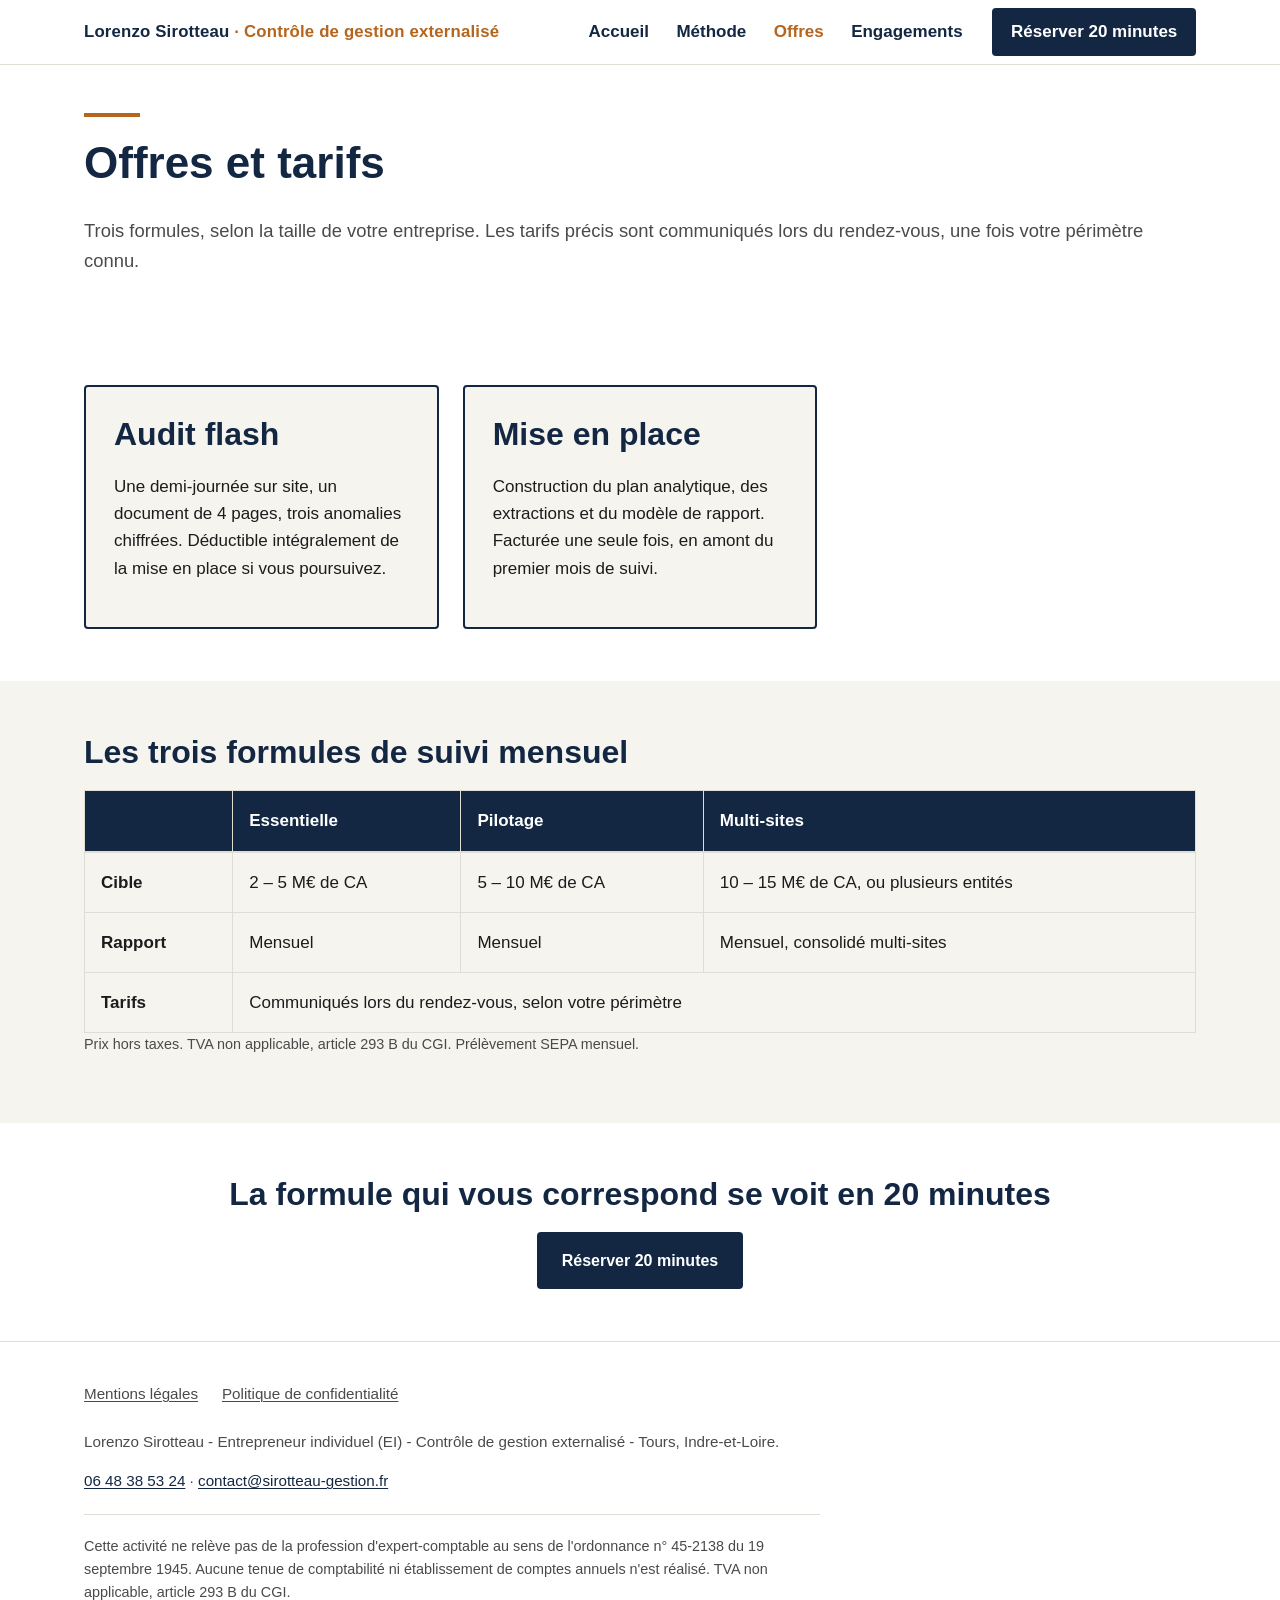
<file: offres/index.html>
<!doctype html>
<html lang="fr">
<head>
<meta charset="utf-8">
<meta name="viewport" content="width=device-width, initial-scale=1">
<title>Offres - Contrôle de gestion externalisé | Lorenzo Sirotteau</title>
<meta name="description" content="Trois formules de contrôle de gestion externalisé selon la taille de votre entreprise, plus un audit flash pour démarrer. Tarifs communiqués en rendez-vous.">
<link rel="canonical" href="https://sirotteau-gestion.fr/offres/">
<link rel="icon" type="image/svg+xml" href="/assets/img/favicon.svg">
<link rel="stylesheet" href="/assets/css/style.css">

<meta property="og:type" content="website">
<meta property="og:title" content="Offres - Lorenzo Sirotteau, contrôle de gestion externalisé">
<meta property="og:description" content="Trois formules selon la taille de votre entreprise, plus un audit flash pour démarrer.">
<meta property="og:url" content="https://sirotteau-gestion.fr/offres/">
<meta property="og:locale" content="fr_FR">

<script type="application/ld+json">
{
  "@context": "https://schema.org",
  "@type": "ProfessionalService",
  "name": "Lorenzo Sirotteau - Contrôle de gestion externalisé",
  "url": "https://sirotteau-gestion.fr/",
  "areaServed": { "@type": "AdministrativeArea", "name": "Indre-et-Loire" }
}
</script>
</head>
<body>
<a class="skip-link" href="#main">Aller au contenu</a>

<header class="site-header">
  <div class="container">
    <a href="/" class="logo">Lorenzo Sirotteau <span>· Contrôle de gestion externalisé</span></a>
    <button class="nav-toggle" aria-expanded="false" aria-controls="main-nav">
      <span class="nav-toggle-label"></span>
    </button>
    <nav class="main-nav" id="main-nav" aria-label="Navigation principale">
      <div class="container-inner">
        <ul>
          <li><a href="/">Accueil</a></li>
          <li><a href="/methode/">Méthode</a></li>
          <li><a href="/offres/" aria-current="page">Offres</a></li>
          <li><a href="/engagements/">Engagements</a></li>
        </ul>
        <div class="nav-cta"><a href="/contact/">Réserver 20 minutes</a></div>
      </div>
    </nav>
  </div>
</header>

<main id="main">

  <section class="hero band-tight">
    <div class="container">
      <hr class="accent-rule">
      <h1>Offres et tarifs</h1>
      <p class="lede">Trois formules, selon la taille de votre entreprise. Les tarifs précis sont communiqués lors du rendez-vous, une fois votre périmètre connu.</p>
    </div>
  </section>

  <section class="band">
    <div class="container">
      <div class="grid-3">
        <div class="callout">
          <h2 class="mt-0">Audit flash</h2>
          <p>Une demi-journée sur site, un document de 4 pages, trois anomalies chiffrées. Déductible intégralement de la mise en place si vous poursuivez.</p>
        </div>
        <div class="callout">
          <h2 class="mt-0">Mise en place</h2>
          <p>Construction du plan analytique, des extractions et du modèle de rapport. Facturée une seule fois, en amont du premier mois de suivi.</p>
        </div>
      </div>
    </div>
  </section>

  <section class="band band-alt">
    <div class="container">
      <h2>Les trois formules de suivi mensuel</h2>
      <div class="table-wrap">
        <table class="offers">
          <caption class="visually-hidden">Comparatif des trois formules de contrôle de gestion externalisé</caption>
          <thead>
            <tr>
              <th scope="col">&nbsp;</th>
              <th scope="col">Essentielle</th>
              <th scope="col">Pilotage</th>
              <th scope="col">Multi-sites</th>
            </tr>
          </thead>
          <tbody>
            <tr>
              <th scope="row">Cible</th>
              <td>2 – 5 M€ de CA</td>
              <td>5 – 10 M€ de CA</td>
              <td>10 – 15 M€ de CA, ou plusieurs entités</td>
            </tr>
            <tr>
              <th scope="row">Rapport</th>
              <td>Mensuel</td>
              <td>Mensuel</td>
              <td>Mensuel, consolidé multi-sites</td>
            </tr>
            <tr>
              <th scope="row">Tarifs</th>
              <td colspan="3">Communiqués lors du rendez-vous, selon votre périmètre</td>
            </tr>
          </tbody>
        </table>
      </div>
      <p class="small">Prix hors taxes. TVA non applicable, article 293 B du CGI. Prélèvement SEPA mensuel.</p>
    </div>
  </section>

  <section class="band text-center">
    <div class="container">
      <h2>La formule qui vous correspond se voit en 20 minutes</h2>
      <a class="btn btn-primary" href="/contact/">Réserver 20 minutes</a>
    </div>
  </section>

</main>

<footer class="site-footer">
  <div class="container">
    <nav aria-label="Pages légales">
      <ul>
        <li><a href="/mentions-legales/">Mentions légales</a></li>
        <li><a href="/confidentialite/">Politique de confidentialité</a></li>
      </ul>
    </nav>
    <p>Lorenzo Sirotteau - Entrepreneur individuel (EI) - Contrôle de gestion externalisé - Tours, Indre-et-Loire.</p>
    <p>
      <a href="tel:+33648385324">06 48 38 53 24</a> ·
      <a href="mailto:contact@sirotteau-gestion.fr">contact@sirotteau-gestion.fr</a>
    </p>
    <p class="disclaimer small">Cette activité ne relève pas de la profession d'expert-comptable au sens de l'ordonnance n° 45-2138 du 19 septembre 1945. Aucune tenue de comptabilité ni établissement de comptes annuels n'est réalisé. TVA non applicable, article 293 B du CGI.</p>
  </div>
</footer>

<script src="/assets/js/nav.js"></script>
</body>
</html>
</file>
<file: assets/css/style.css>
/* =========================================================
   Lorenzo Sirotteau — Contrôle de gestion externalisé
   Feuille de style unique. Deux couleurs : encre (marine) et
   terracotta (accent). Typographie système, aucune police
   distante. Mobile first.
   ========================================================= */

:root {
  --ink: #132743;         /* marine — titres, boutons, nav */
  --ink-2: #24466f;       /* marine plus clair — survols */
  --accent: #b5651d;      /* terracotta — accents décoratifs */
  --bg: #ffffff;
  --bg-alt: #f6f4ef;      /* beige très clair pour alterner les sections */
  --text: #1c1c1c;
  --text-muted: #4a4a4a;
  --border: #e0ddd5;
  --focus: #b5651d;
  --radius: 4px;
  --max-width: 72rem;
  --font: -apple-system, BlinkMacSystemFont, "Segoe UI", Roboto, "Helvetica Neue", Arial, sans-serif;
}

* { box-sizing: border-box; }
html { -webkit-text-size-adjust: 100%; }

body {
  margin: 0;
  font-family: var(--font);
  color: var(--text);
  background: var(--bg);
  font-size: 1.0625rem; /* ~17px */
  line-height: 1.6;
  -webkit-font-smoothing: antialiased;
}

img, svg { max-width: 100%; height: auto; display: block; }

h1, h2, h3, h4 {
  color: var(--ink);
  font-weight: 700;
  line-height: 1.2;
  margin: 0 0 0.6em;
}
h1 { font-size: clamp(1.9rem, 4vw + 1rem, 2.75rem); }
h2 { font-size: clamp(1.4rem, 2vw + 1rem, 2rem); }
h3 { font-size: 1.15rem; }

p { margin: 0 0 1em; }
p.lede { font-size: 1.15rem; color: var(--text-muted); }

a { color: var(--ink); text-decoration-thickness: 1px; text-underline-offset: 2px; }
a:hover { color: var(--accent); }
a:focus-visible, button:focus-visible, input:focus-visible, textarea:focus-visible {
  outline: 3px solid var(--focus);
  outline-offset: 2px;
}

ul { padding-left: 1.2em; }
li { margin-bottom: 0.5em; }

.container {
  max-width: var(--max-width);
  margin: 0 auto;
  padding: 0 1.25rem;
}

.visually-hidden {
  position: absolute; width: 1px; height: 1px;
  overflow: hidden; clip: rect(0 0 0 0); white-space: nowrap;
}

/* ---------- Skip link ---------- */
.skip-link {
  position: absolute;
  left: -999px;
  top: 0;
  background: var(--ink);
  color: #fff;
  padding: 0.75em 1em;
  z-index: 100;
}
.skip-link:focus { left: 0.5rem; top: 0.5rem; }

/* ---------- Header / nav ---------- */
.site-header {
  border-bottom: 1px solid var(--border);
  position: sticky;
  top: 0;
  background: var(--bg);
  z-index: 50;
}
.site-header .container {
  display: flex;
  flex-wrap: wrap;
  align-items: center;
  justify-content: space-between;
  min-height: 4rem;
}
.site-header .main-nav {
  flex-basis: 100%;
  order: 3;
}
.logo {
  font-weight: 700;
  font-size: 1.05rem;
  color: var(--ink);
  text-decoration: none;
  letter-spacing: 0.01em;
}
.logo span { color: var(--accent); }
@media (max-width: 26rem) {
  .logo span { display: none; }
}

.nav-toggle {
  display: inline-flex;
  align-items: center;
  gap: 0.5em;
  background: none;
  border: 1px solid var(--border);
  border-radius: var(--radius);
  padding: 0.5em 0.8em;
  min-height: 44px;
  font-size: 1rem;
  color: var(--ink);
  cursor: pointer;
}
.nav-toggle[aria-expanded="true"] .nav-toggle-label::after { content: "Fermer"; }
.nav-toggle-label::after { content: "Menu"; }

.main-nav {
  display: none;
}
.main-nav.is-open { display: block; }
.main-nav ul {
  list-style: none;
  margin: 0;
  padding: 1rem 0;
}
.main-nav li { margin: 0; border-top: 1px solid var(--border); }
.main-nav a {
  display: block;
  padding: 0.9em 0.25em;
  text-decoration: none;
  font-weight: 600;
  min-height: 44px;
  display: flex;
  align-items: center;
}
.main-nav a[aria-current="page"] { color: var(--accent); }
.main-nav .nav-cta { margin-top: 0.75rem; }
.main-nav .nav-cta a {
  background: var(--ink);
  color: #fff;
  border-radius: var(--radius);
  justify-content: center;
  padding: 0.9em 1em;
}

@media (min-width: 56rem) {
  .nav-toggle { display: none; }
  .main-nav { display: block; }
  .site-header .main-nav { flex-basis: auto; order: 0; }
  .main-nav .container-inner { display: flex; align-items: center; gap: 1.75rem; }
  .main-nav ul {
    display: flex;
    align-items: center;
    gap: 1.5rem;
    padding: 0;
  }
  .main-nav li { border-top: none; }
  .main-nav a { padding: 0.4em 0.1em; min-height: auto; }
  .main-nav .nav-cta { margin-top: 0; margin-left: auto; }
  .main-nav .nav-cta a { padding: 0.6em 1.1em; }
}

/* ---------- Buttons ---------- */
.btn {
  display: inline-flex;
  align-items: center;
  justify-content: center;
  gap: 0.5em;
  min-height: 44px;
  padding: 0.85em 1.4em;
  border-radius: var(--radius);
  font-weight: 700;
  font-size: 1rem;
  text-decoration: none;
  border: 2px solid var(--ink);
  cursor: pointer;
}
.btn-primary { background: var(--ink); color: #fff; }
.btn-primary:hover { background: var(--ink-2); color: #fff; border-color: var(--ink-2); }
.btn-secondary { background: transparent; color: var(--ink); }
.btn-secondary:hover { background: var(--bg-alt); color: var(--ink); }
.btn-row { display: flex; flex-wrap: wrap; gap: 0.9rem; }

/* ---------- Sections ---------- */
.band { padding: 3.25rem 0; }
.band-alt { background: var(--bg-alt); }
.band-ink { background: var(--ink); color: #fff; }
.band-ink h1, .band-ink h2, .band-ink h3 { color: #fff; }
.band-tight { padding: 2rem 0; }

.hero { padding: 3rem 0 2.5rem; }
.hero-home { padding-top: 5rem; }
.hero .accent-rule {
  width: 3.5rem; height: 4px; background: var(--accent);
  border: none; margin: 0 0 1.25rem;
}

.grid-3 {
  display: grid;
  gap: 1.5rem;
  grid-template-columns: 1fr;
}
@media (min-width: 48rem) {
  .grid-3 { grid-template-columns: repeat(3, 1fr); }
}

.card {
  background: #fff;
  border: 1px solid var(--border);
  border-radius: var(--radius);
  padding: 1.5rem;
}
.card h3 { margin-bottom: 0.5em; }

.list-check { list-style: none; padding-left: 0; }
.list-check li {
  padding-left: 1.7em;
  position: relative;
}
.list-check li::before {
  content: "";
  position: absolute;
  left: 0; top: 0.5em;
  width: 0.7em; height: 0.7em;
  background: var(--accent);
  border-radius: 2px;
}

.step-list { list-style: none; padding: 0; margin: 0; counter-reset: step; }
.step-list li {
  counter-increment: step;
  display: grid;
  grid-template-columns: 3rem 1fr;
  gap: 1rem;
  padding: 1.25rem 0;
  border-top: 1px solid var(--border);
}
.step-list li:first-child { border-top: none; }
.step-list li::before {
  content: counter(step);
  font-weight: 700;
  font-size: 1.4rem;
  color: var(--accent);
}

.callout {
  border: 2px solid var(--ink);
  border-radius: var(--radius);
  padding: 1.75rem;
  background: var(--bg-alt);
}
.callout h2, .callout h3 { color: var(--ink); }
.callout .price { font-size: 1.6rem; font-weight: 700; color: var(--ink); }

.portrait {
  width: 4cm;
  max-width: 100%;
  aspect-ratio: 1 / 1;
  object-fit: cover;
  border-radius: 14px;
  border: 1px solid var(--border);
}

.placeholder-box {
  border: 2px dashed var(--accent);
  background: #fbf3ea;
  border-radius: var(--radius);
  padding: 1.25rem 1.5rem;
  color: var(--text);
}
.placeholder-box strong { color: var(--accent); }

.tag-todo {
  display: inline-block;
  background: #fbf3ea;
  color: var(--accent);
  border: 1px solid var(--accent);
  border-radius: 3px;
  font-size: 0.85em;
  font-weight: 700;
  padding: 0.1em 0.5em;
}

/* ---------- Tables (offres) ---------- */
.table-wrap { overflow-x: auto; }
table.offers {
  border-collapse: collapse;
  width: 100%;
  min-width: 640px;
}
table.offers th, table.offers td {
  border: 1px solid var(--border);
  padding: 1rem;
  text-align: left;
  vertical-align: top;
}
table.offers thead th {
  background: var(--ink);
  color: #fff;
}
table.offers tbody th { background: var(--bg-alt); }
table.offers caption { text-align: left; margin-bottom: 0.75rem; font-weight: 600; }

/* ---------- Forms ---------- */
form.contact-form { max-width: 34rem; }
.field { margin-bottom: 1.25rem; }
.field label { display: block; font-weight: 600; margin-bottom: 0.35em; }
.field input, .field textarea {
  width: 100%;
  font: inherit;
  font-size: 1rem;
  padding: 0.75em 0.85em;
  border: 1px solid #9c9891;
  border-radius: var(--radius);
  background: #fff;
  color: var(--text);
}
.field textarea { resize: vertical; min-height: 8rem; }
.field-checkbox { display: flex; align-items: flex-start; gap: 0.6em; }
.field-checkbox input {
  width: 1.25em; height: 1.25em; margin-top: 0.2em; flex-shrink: 0;
}
.field-checkbox label { font-weight: 400; }
.form-note { font-size: 0.9rem; color: var(--text-muted); }

/* ---------- Contact blocks ---------- */
.contact-methods { list-style: none; padding: 0; display: grid; gap: 1rem; }
.contact-methods a { font-weight: 700; font-size: 1.1rem; text-decoration: none; }
.contact-methods .muted { color: var(--text-muted); font-weight: 400; font-size: 1rem; }

/* ---------- Footer ---------- */
.site-footer {
  border-top: 1px solid var(--border);
  padding: 2.5rem 0;
  color: var(--text-muted);
  font-size: 0.95rem;
}
.site-footer nav ul {
  list-style: none;
  padding: 0;
  display: flex;
  flex-wrap: wrap;
  gap: 0.5rem 1.5rem;
  margin: 0 0 1rem;
}
.site-footer nav a { color: var(--text-muted); }
.site-footer .disclaimer {
  border-top: 1px solid var(--border);
  padding-top: 1.25rem;
  margin-top: 1.25rem;
  max-width: 46rem;
}

/* ---------- Legal pages ---------- */
.legal h2 { margin-top: 2rem; }
.legal dl { display: grid; grid-template-columns: 1fr; gap: 0.25rem 1rem; }
.legal dt { font-weight: 700; margin-top: 0.75em; }
.legal dd { margin: 0 0 0.25em; }

/* ---------- Utility ---------- */
.mt-0 { margin-top: 0; }
.text-center { text-align: center; }
.small { font-size: 0.9rem; color: var(--text-muted); }

/* ---------- Print (utile notamment pour /offres) ---------- */
@media print {
  .site-header, .site-footer, .nav-toggle, .btn, .no-print { display: none !important; }
  body { font-size: 12pt; color: #000; }
  a { color: #000; text-decoration: underline; }
  .band-ink { background: none !important; color: #000 !important; }
  table.offers thead th { background: #eee !important; color: #000 !important; -webkit-print-color-adjust: exact; }
  .container { max-width: 100%; padding: 0; }
}
</file>
